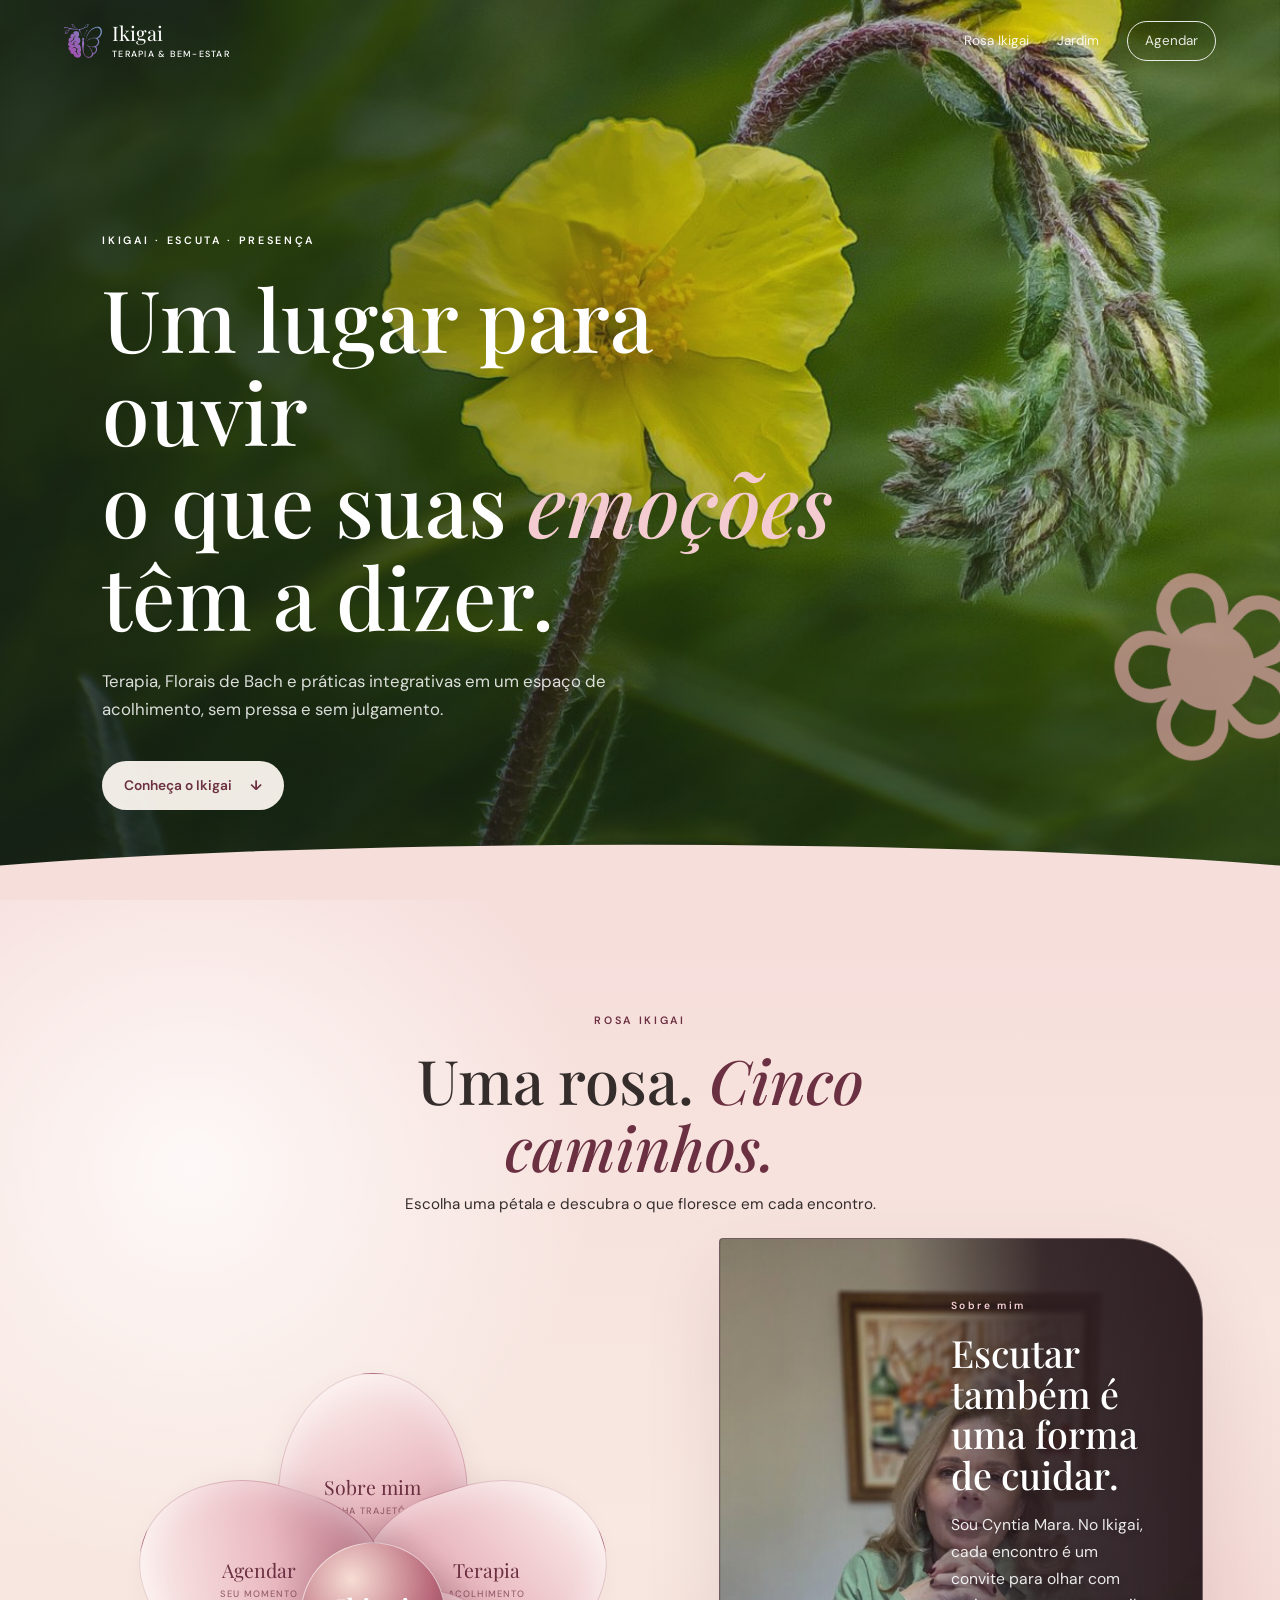
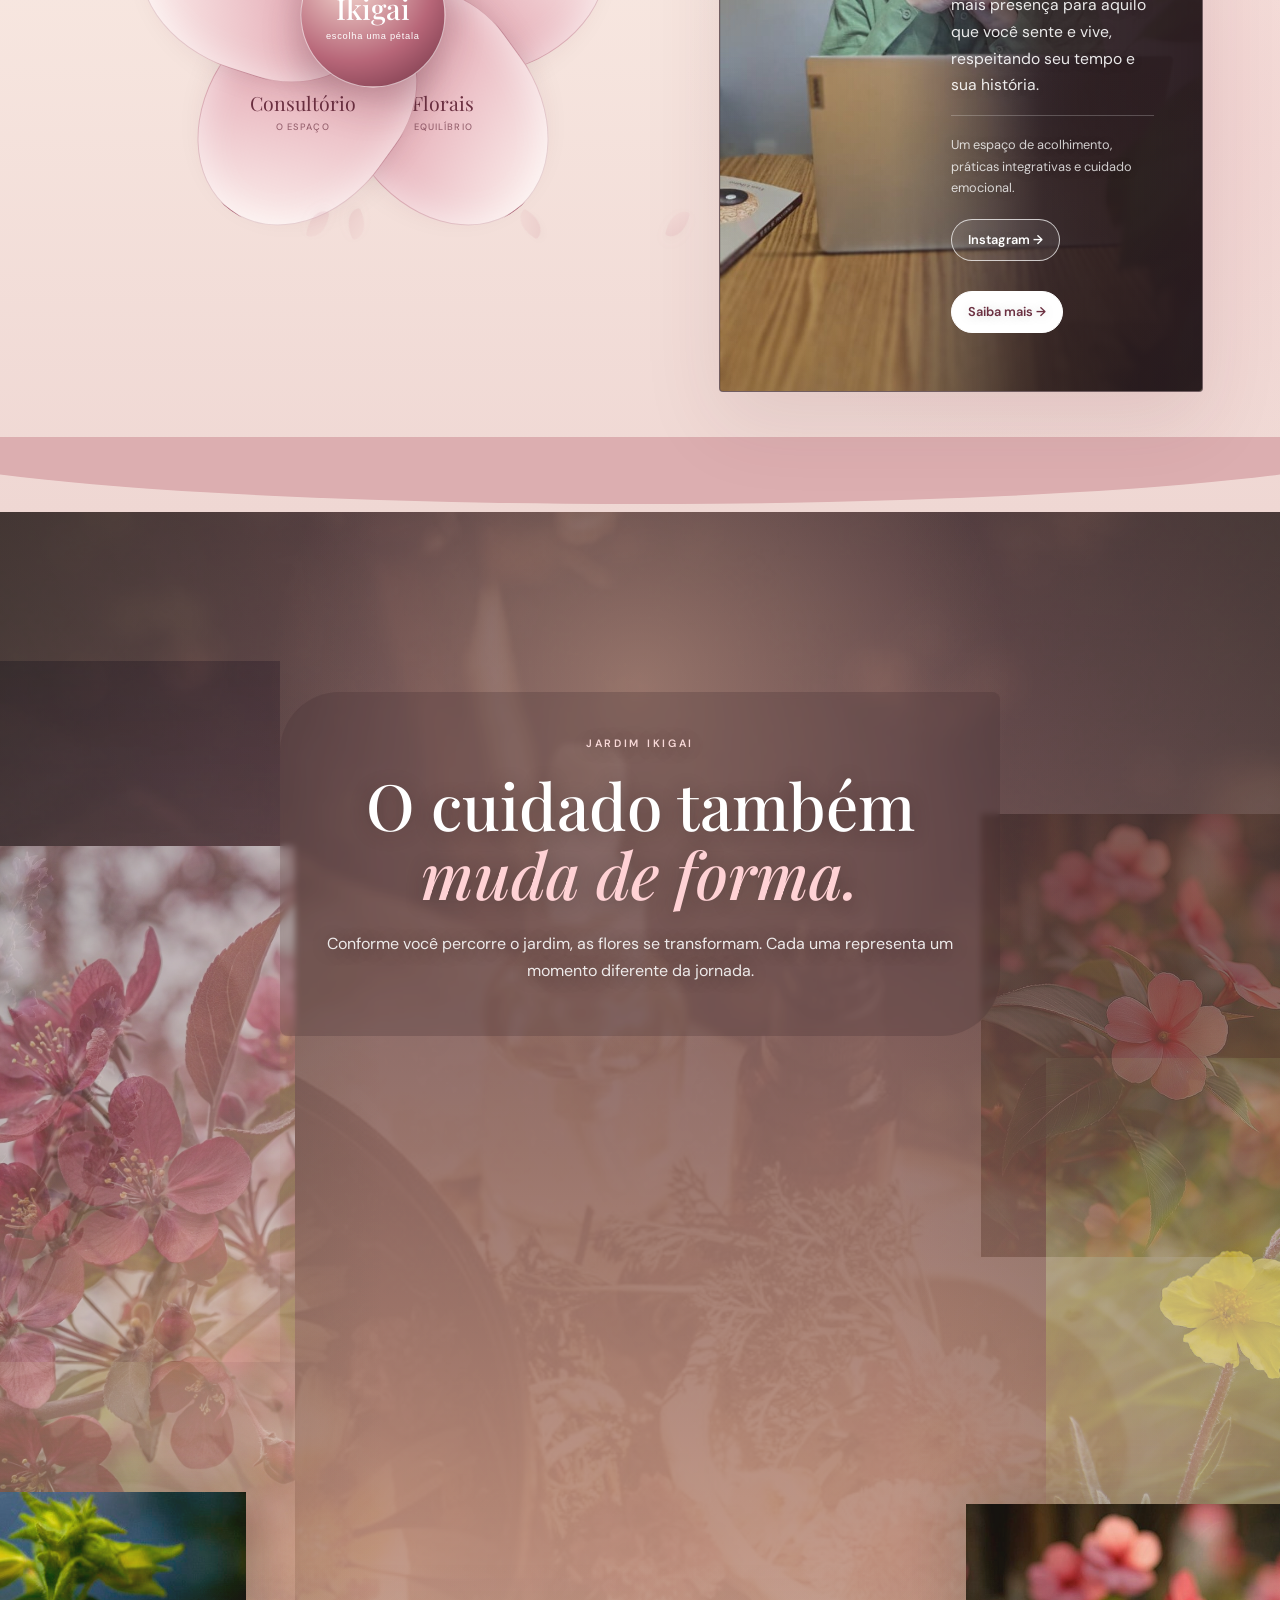
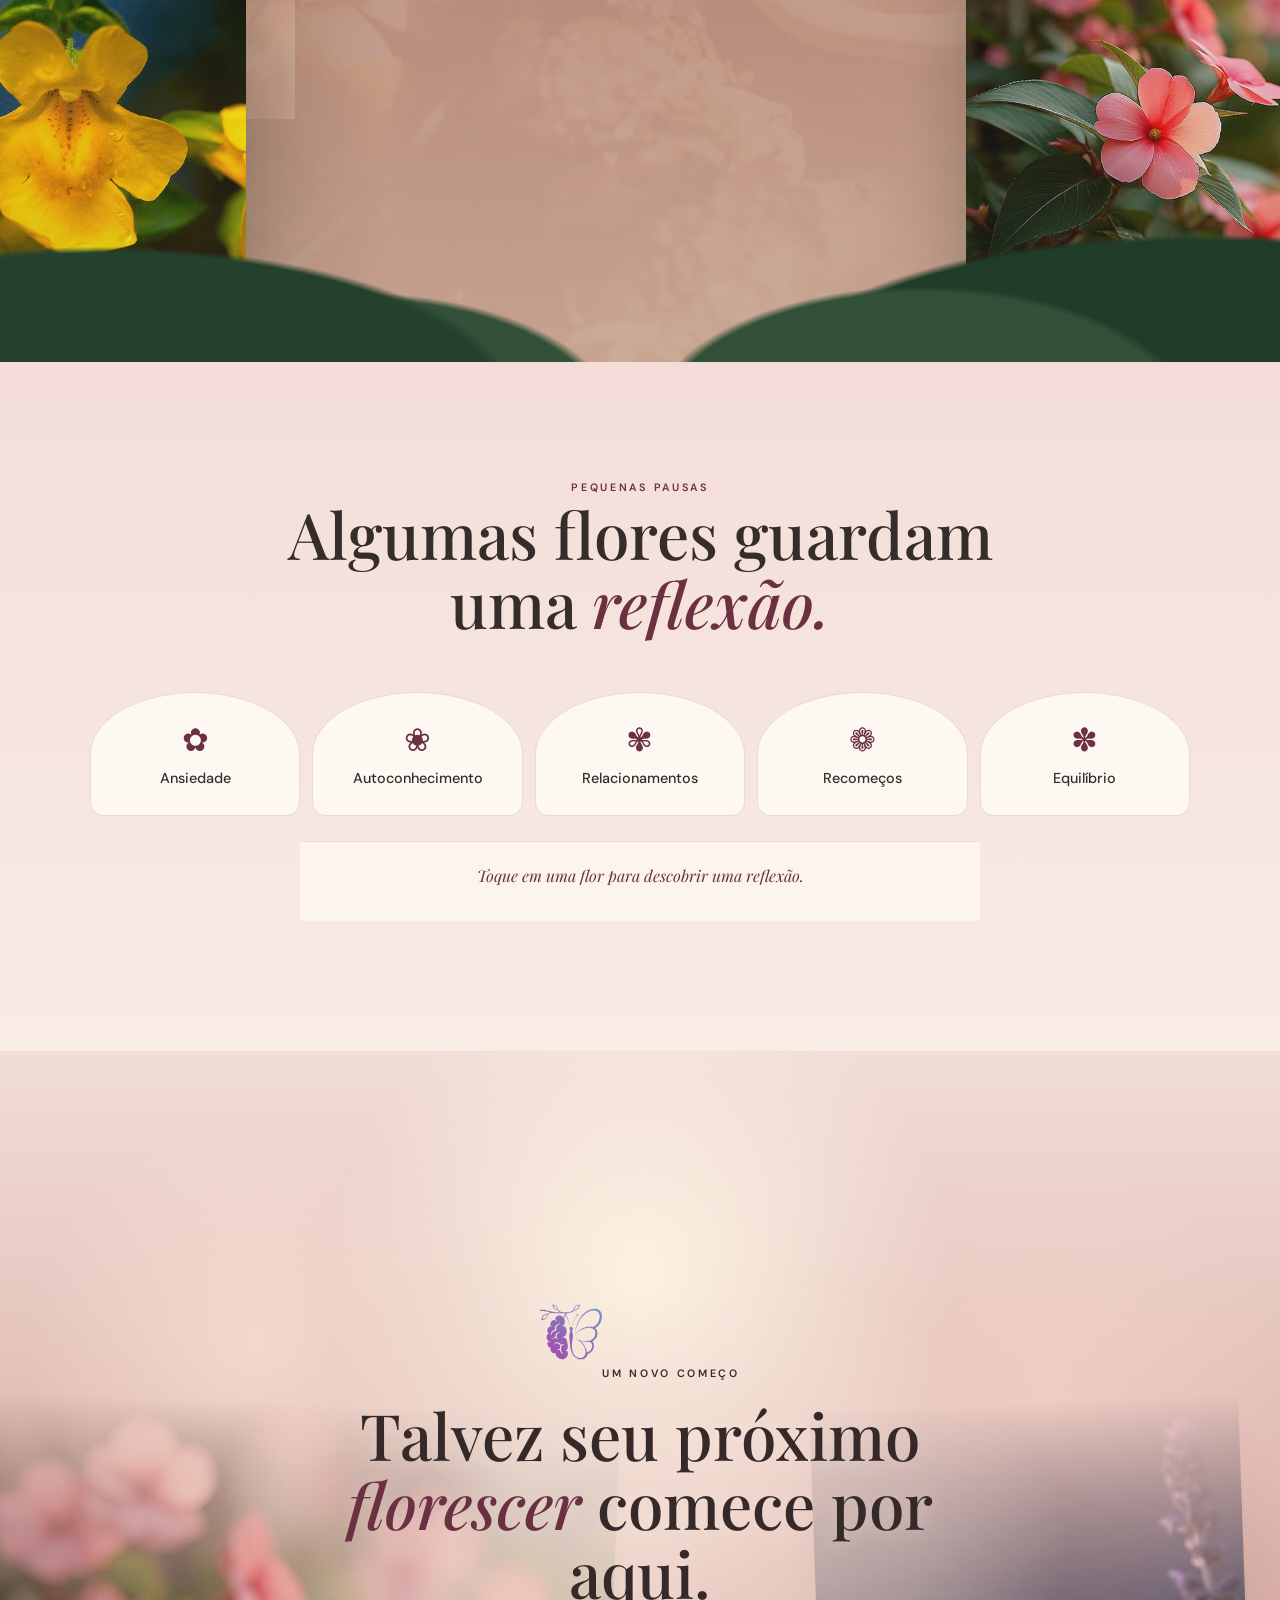
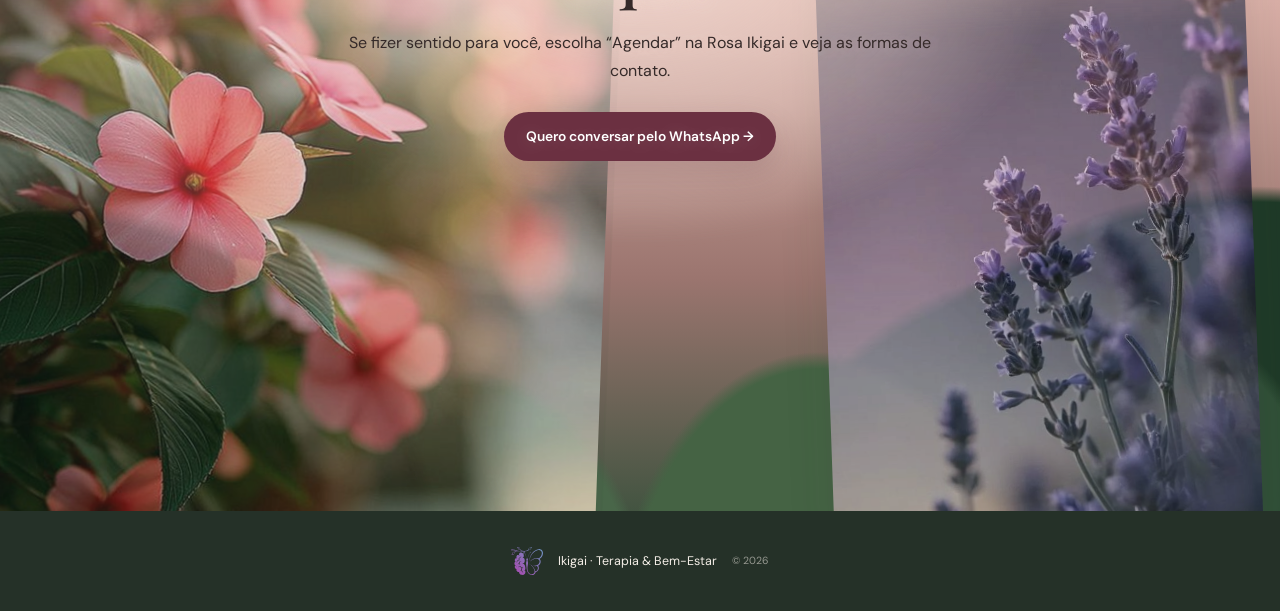
<file: index.html>
<!doctype html><html lang="pt-BR"><head><meta charset="utf-8"><meta name="viewport" content="width=device-width,initial-scale=1,viewport-fit=cover"><meta name="theme-color" content="#442a30"><title>Ikigai — Terapia & Bem-Estar</title><meta name="description" content="Ikigai — um espaço de escuta, cuidado e florescimento com Cyntia Mara."><link rel="icon" href="imgs/logo.svg"><link rel="stylesheet" href="css/main.css"></head><body class="onepage">
<header class="topbar"><a class="brand" href="#inicio"><img src="imgs/logo.svg" alt="Logo Ikigai"><span>Ikigai<small>terapia & bem-estar</small></span></a><button class="menu" aria-label="Abrir menu" aria-expanded="false"><i></i><i></i><i></i></button><nav><a href="#rosa">Rosa Ikigai</a><a href="#jardim">Jardim</a><a class="pill" href="#rosa" data-open="agendar">Agendar</a></nav></header>
<main>
<section class="hero" id="inicio"><video autoplay muted loop playsinline preload="metadata" poster="assets/pinterest/1200x/b8/87/cb/b887cb27ea8bdbec378f90950fde94ef.jpg"><source src="https://cdn.pixabay.com/video/2024/01/31/198696-908378278_large.mp4" type="video/mp4"></video><div class="veil"></div><div class="hero-copy reveal"><span class="kicker">IKIGAI · ESCUTA · PRESENÇA</span><h1>Um lugar para ouvir<br>o que suas <em>emoções</em><br>têm a dizer.</h1><p>Terapia, Florais de Bach e práticas integrativas em um espaço de acolhimento, sem pressa e sem julgamento.</p><a class="cta light" href="#rosa">Conheça o Ikigai <b>↓</b></a></div><div class="hero-branch" aria-hidden="true">❀</div></section>

<section class="rose-section" id="rosa"><div class="petal-rain" id="petalRain" aria-hidden="true"></div><div class="section-intro reveal"><span class="kicker wine">ROSA IKIGAI</span><h2>Uma rosa. <em>Cinco caminhos.</em></h2><p>Escolha uma pétala e descubra o que floresce em cada encontro.</p></div><div class="rose-layout" id="roseLayout"><div class="rose-stage reveal"><div class="rose open" id="rose" style="--turn:0deg"><i class="layer l1"></i><i class="layer l2"></i><i class="layer l3"></i><i class="layer l4"></i><button class="petal a" data-key="sobre"><span>Sobre mim<small>minha trajetória</small></span></button><button class="petal b" data-key="terapia"><span>Terapia<small>acolhimento</small></span></button><button class="petal c" data-key="florais"><span>Florais<small>equilíbrio</small></span></button><button class="petal d" data-key="consultorio"><span>Consultório<small>o espaço</small></span></button><button class="petal e" data-key="agendar"><span>Agendar<small>seu momento</small></span></button><button class="heart" id="roseHeart" aria-expanded="true"><strong>Ikigai</strong><small>escolha uma pétala</small></button></div></div><article class="story-panel reveal" id="rosePanel" aria-live="polite"><div class="panel-photo" id="panelPhoto"></div><div class="panel-copy"><span id="panelKicker">SOBRE MIM</span><h3 id="panelTitle">Escutar também é uma forma de cuidar.</h3><p id="panelText">Sou Cyntia Mara. No Ikigai, cada encontro é um convite para olhar com mais presença para aquilo que você sente e vive, respeitando seu tempo e sua história.</p><div id="panelExtra" class="panel-extra">Um espaço de acolhimento, práticas integrativas e cuidado emocional.</div><div class="panel-actions"><a id="panelLink" class="panel-action" href="#" hidden>Instagram →</a><a id="panelLink2" class="panel-action secondary" href="#" hidden>Saiba mais →</a></div></div></article></div></section>

<section class="garden" id="jardim"><div class="garden-scene scene-a"></div><div class="garden-depth garden-back" aria-hidden="true"></div><div class="garden-depth garden-mid" aria-hidden="true"></div><div class="garden-depth garden-front" aria-hidden="true"></div><div class="garden-copy reveal"><span class="kicker">JARDIM IKIGAI</span><h2>O cuidado também<br><em>muda de forma.</em></h2><p>Conforme você percorre o jardim, as flores se transformam. Cada uma representa um momento diferente da jornada.</p></div><div class="morph-wrap reveal"><div class="morph-flower" id="morphFlower"><span class="mf p-a"></span><span class="mf p-b"></span><span class="mf p-c"></span><span class="mf p-d"></span><span class="mf p-e"></span><i></i></div><div class="morph-label"><small id="morphStep">01 · ROSA</small><strong id="morphTitle">Acolher</strong><p id="morphText">Dar espaço ao que está pedindo para ser ouvido.</p></div></div><div class="flower-field" id="flowerField" aria-hidden="true"></div></section>

<section class="emotion-garden"><div class="emotion-copy reveal"><span class="kicker wine">PEQUENAS PAUSAS</span><h2>Algumas flores guardam<br>uma <em>reflexão.</em></h2></div><div class="emotion-row reveal"><button data-emotion="ansiedade">✿<strong>Ansiedade</strong></button><button data-emotion="autoconhecimento">❀<strong>Autoconhecimento</strong></button><button data-emotion="relacionamentos">✾<strong>Relacionamentos</strong></button><button data-emotion="recomecos">❁<strong>Recomeços</strong></button><button data-emotion="equilibrio">✽<strong>Equilíbrio</strong></button></div><div class="emotion-message" id="emotionMessage">Toque em uma flor para descobrir uma reflexão.</div></section>

<section class="closing" id="final"><div class="final-garden" id="finalGarden" aria-hidden="true"></div><div class="closing-copy reveal"><img src="imgs/logo.svg" alt=""><span class="kicker">UM NOVO COMEÇO</span><h2>Talvez seu próximo<br><em>florescer</em> comece por aqui.</h2><p>Se fizer sentido para você, escolha “Agendar” na Rosa Ikigai e veja as formas de contato.</p><a class="cta dark" href="https://wa.me/5541995794456?text=Ol%C3%A1%21%20Conheci%20o%20Ikigai%20pelo%20site%20e%20gostaria%20de%20conversar%20sobre%20o%20atendimento." target="_blank" rel="noopener">Quero conversar pelo WhatsApp →</a></div></section>
</main><footer><img src="imgs/logo.svg" alt=""><span>Ikigai · Terapia & Bem-Estar</span><small>© 2026</small></footer><script src="js/main.js"></script></body></html>
</file>
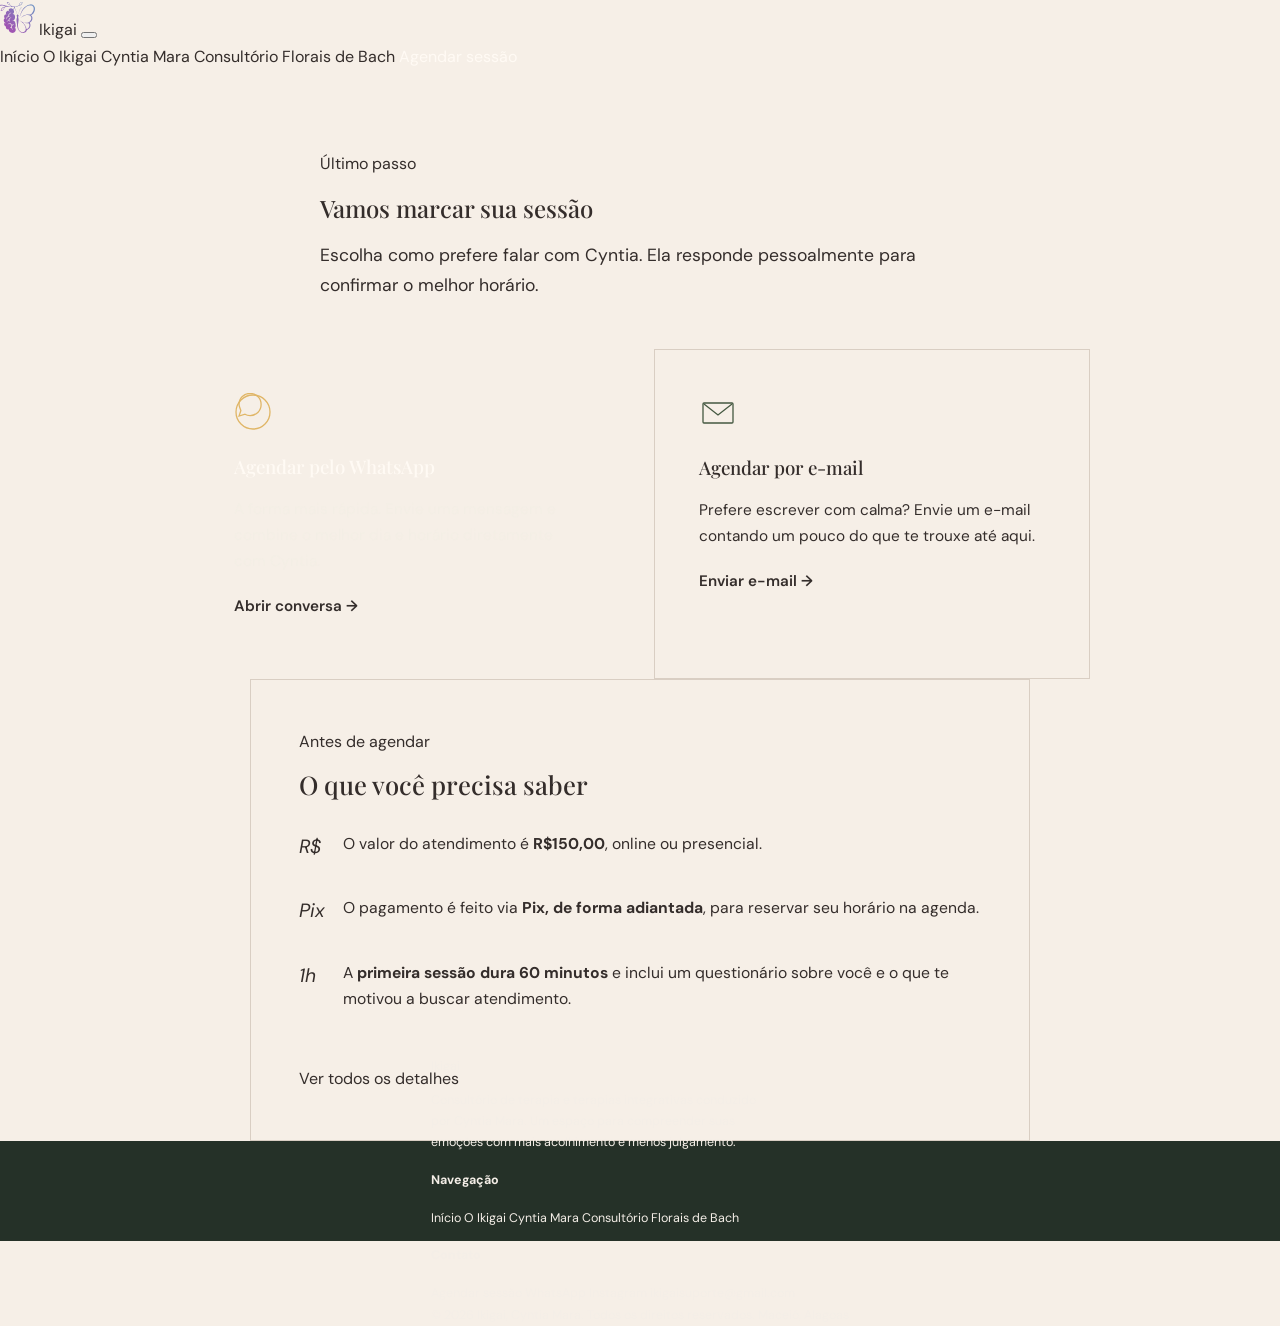
<file: agendar.html>
<!DOCTYPE html>
<html lang="pt-BR">


<head>
<meta charset="UTF-8">
<meta name="viewport" content="width=device-width, initial-scale=1.0">
<title>Agendar Sessão: Ikigai com Cyntia Mara</title>
<meta name="description" content="Agende sua sessão de terapia ou avaliação de Florais de Bach com Cyntia Mara. Atendimento online ou presencial, R$150, pagamento via Pix.">
<meta name="keywords" content="agendar terapia, marcar consulta terapia, agendar sessão online, Cyntia Mara agendamento">
<meta name="robots" content="index, follow">
<link rel="canonical" href="https://ikigaiterapia.com/agendar.html">

<meta property="og:type" content="website">
<meta property="og:title" content="Agendar Sessão: Ikigai">
<meta property="og:description" content="Reserve seu horário com Cyntia Mara. Atendimento online ou presencial.">
<meta property="og:url" content="https://ikigaiterapia.com/agendar.html">
<meta property="og:locale" content="pt_BR">

<link rel="preconnect" href="https://fonts.googleapis.com/">
<link rel="preconnect" href="https://fonts.gstatic.com/" crossorigin>
<link rel="stylesheet" href="css/main.css">
</head>
<body>

<header class="site-header">
  <nav class="nav">
    <a class='logo' href='index.html'>
       <img src="imgs/logo.svg" style="height: 35px; width: 35px;" alt="Símbolo Ikigai">
      Ikigai
    </a>
    <button class="nav-toggle" aria-label="Abrir menu" aria-expanded="false">
      <span></span><span></span><span></span>
    </button>
    <div class="nav-links">
      <a href='index.html'>Início</a>
      <a href='ikigai.html'>O Ikigai</a>
      <a href='cyntia-mara.html'>Cyntia Mara</a>
      <a href='consultorio.html'>Consultório</a>
      <a href='florais-de-bach.html'>Florais de Bach</a>
      <a class='nav-cta active' href='agendar.html' style='color:var(--paper) !important;'>Agendar sessão</a>
    </div>
  </nav>
</header>

<main>

  <section style="padding-top:80px; padding-bottom:30px;">
    <div class="wrap reveal text-center" style="max-width:640px; margin-left:auto; margin-right:auto;">
      <p class="eyebrow">Último passo</p>
      <h1 style="margin-top:18px;">Vamos marcar sua sessão</h1>
      <p style="font-size:1.1rem; margin-top:20px;">Escolha como prefere falar com Cyntia. Ela responde pessoalmente para confirmar o melhor horário.</p>
    </div>
  </section>

  <!-- OPÇÕES DE AGENDAMENTO -->
  <section class="section-tight">
    <div class="wrap reveal" style="display:grid; grid-template-columns:1fr 1fr; gap:28px; max-width:900px; margin:0 auto;">

      <a href="https://wa.me/5541996222507?text=Ol%C3%A1%2C%20Cyntia%21%20Gostaria%20de%20agendar%20uma%20sess%C3%A3o." target="_blank" rel="noopener" style="background:var(--moss-deep); padding:44px; display:block; transition:background 0.2s ease;" onmouseover="this.style.background='#3a4d38'" onmouseout="this.style.background='var(--moss-deep)'">
        <div style="width:44px; height:44px;" aria-hidden="true">
          <svg viewBox="0 0 38 38" width="38" height="38"><circle cx="19" cy="19" r="17" fill="none" stroke="#e0b667" stroke-width="1.3"/><path d="M12 19c0-7 5.5-12 12-12s12 5 12 12-5.5 12-12 12c-2 0-4-.5-5.5-1.4l-6.5 2 2-6C12.6 22 12 20.5 12 19Z" fill="none" stroke="#e0b667" stroke-width="1.4" transform="translate(-6,-6) scale(0.92)"/></svg>
        </div>
        <h3 style="color:var(--paper); margin-top:20px;">Agendar pelo WhatsApp</h3>
        <p style="color:rgba(243,239,228,0.72); margin-top:10px; font-size:0.96rem;">A forma mais rápida. Envie uma mensagem e combine o melhor dia e horário diretamente com Cyntia.</p>
        <p style="color:var(--amber-soft); margin-top:20px; font-weight:600; font-size:0.95rem;">Abrir conversa →</p>
      </a>

      <a href="mailto:ikigaisuporte@gmail.com?subject=Agendamento%20de%20sess%C3%A3o&body=Ol%C3%A1%2C%20Cyntia%21%20Gostaria%20de%20agendar%20uma%20sess%C3%A3o." style="background:var(--paper-deep); padding:44px; display:block; border:1px solid var(--line); transition:background 0.2s ease;" onmouseover="this.style.background='#e0d9c4'" onmouseout="this.style.background='var(--paper-deep)'">
        <div style="width:44px; height:44px;" aria-hidden="true">
          <svg viewBox="0 0 38 38" width="38" height="38"><rect x="4" y="9" width="30" height="20" rx="1" fill="none" stroke="#445841" stroke-width="1.3"/><path d="M5 10l14 11 14-11" fill="none" stroke="#445841" stroke-width="1.3"/></svg>
        </div>
        <h3 style="margin-top:20px;">Agendar por e-mail</h3>
        <p style="margin-top:10px; font-size:0.96rem;">Prefere escrever com calma? Envie um e-mail contando um pouco do que te trouxe até aqui.</p>
        <p style="color:var(--moss); margin-top:20px; font-weight:600; font-size:0.95rem;">Enviar e-mail →</p>
      </a>

    </div>
  </section>

  <!-- RESUMO / LEMBRETE -->
  <section>
    <div class="wrap" style="max-width:780px; margin:0 auto;">
      <div class="reveal" style="border:1px solid var(--line); padding:48px;">
        <p class="eyebrow">Antes de agendar</p>
        <h2 style="margin-top:12px; font-size:1.6rem;">O que você precisa saber</h2>

        <div style="margin-top:32px; display:flex; flex-direction:column; gap:22px;">
          <div style="display:flex; gap:18px; align-items:flex-start;">
            <span style="font-family:var(--serif); font-style:italic; color:var(--amber); font-size:1.2rem; min-width:26px;">R$</span>
            <p style="font-size:0.98rem;">O valor do atendimento é <strong>R$150,00</strong>, online ou presencial.</p>
          </div>
          <div style="display:flex; gap:18px; align-items:flex-start;">
            <span style="font-family:var(--serif); font-style:italic; color:var(--amber); font-size:1.2rem; min-width:26px;">Pix</span>
            <p style="font-size:0.98rem;">O pagamento é feito via <strong>Pix, de forma adiantada</strong>, para reservar seu horário na agenda.</p>
          </div>
          <div style="display:flex; gap:18px; align-items:flex-start;">
            <span style="font-family:var(--serif); font-style:italic; color:var(--amber); font-size:1.2rem; min-width:26px;">1h</span>
            <p style="font-size:0.98rem;">A <strong>primeira sessão dura 60 minutos</strong> e inclui um questionário sobre você e o que te motivou a buscar atendimento.</p>
          </div>
        </div>

        <div style="margin-top:36px; display:flex; gap:16px; flex-wrap:wrap;">
          <a class='btn btn-outline' href='consultorio.html'>Ver todos os detalhes</a>
        </div>
      </div>
    </div>
  </section>

</main>

<footer class="site-footer">
  <div class="wrap">
    <div class="footer-grid">
      <div>
        <p class="footer-brand">Ikigai</p>
        <p style="max-width:340px;">Consultório de terapia e terapias integrativas conduzido por Cyntia Mara. Um espaço para compreender suas emoções com mais acolhimento e menos julgamento.</p>
      </div>
      <div class="footer-col">
        <h4>Navegação</h4>
        <a href='index.html'>Início</a>
        <a href='ikigai.html'>O Ikigai</a>
        <a href='cyntia-mara.html'>Cyntia Mara</a>
        <a href='consultorio.html'>Consultório</a>
        <a href='florais-de-bach.html'>Florais de Bach</a>
      </div>
      <div class="footer-col">
        <h4>Contato</h4>
        <a href='agendar.html'>Agendar sessão</a>
        <a href="https://wa.me/5541996222507" target="_blank" rel="noopener">WhatsApp</a>
        <a href="https://www.instagram.com/consultorioikigai/" target="_blank" rel="noopener">Instagram</a>
        <a href="mailto:ikigaisuporte@gmail.com">ikigaisuporte@gmail.com</a>
      </div>
    </div>
    <div class="footer-bottom">
      <span>© 2026 Ikigai, Cyntia Mara. Todos os direitos reservados.</span>
      <span>Maceió, Alagoas</span>
    </div>
  </div>
</footer>

<script src="js/main.js"></script>
</body>

</html>
</file>
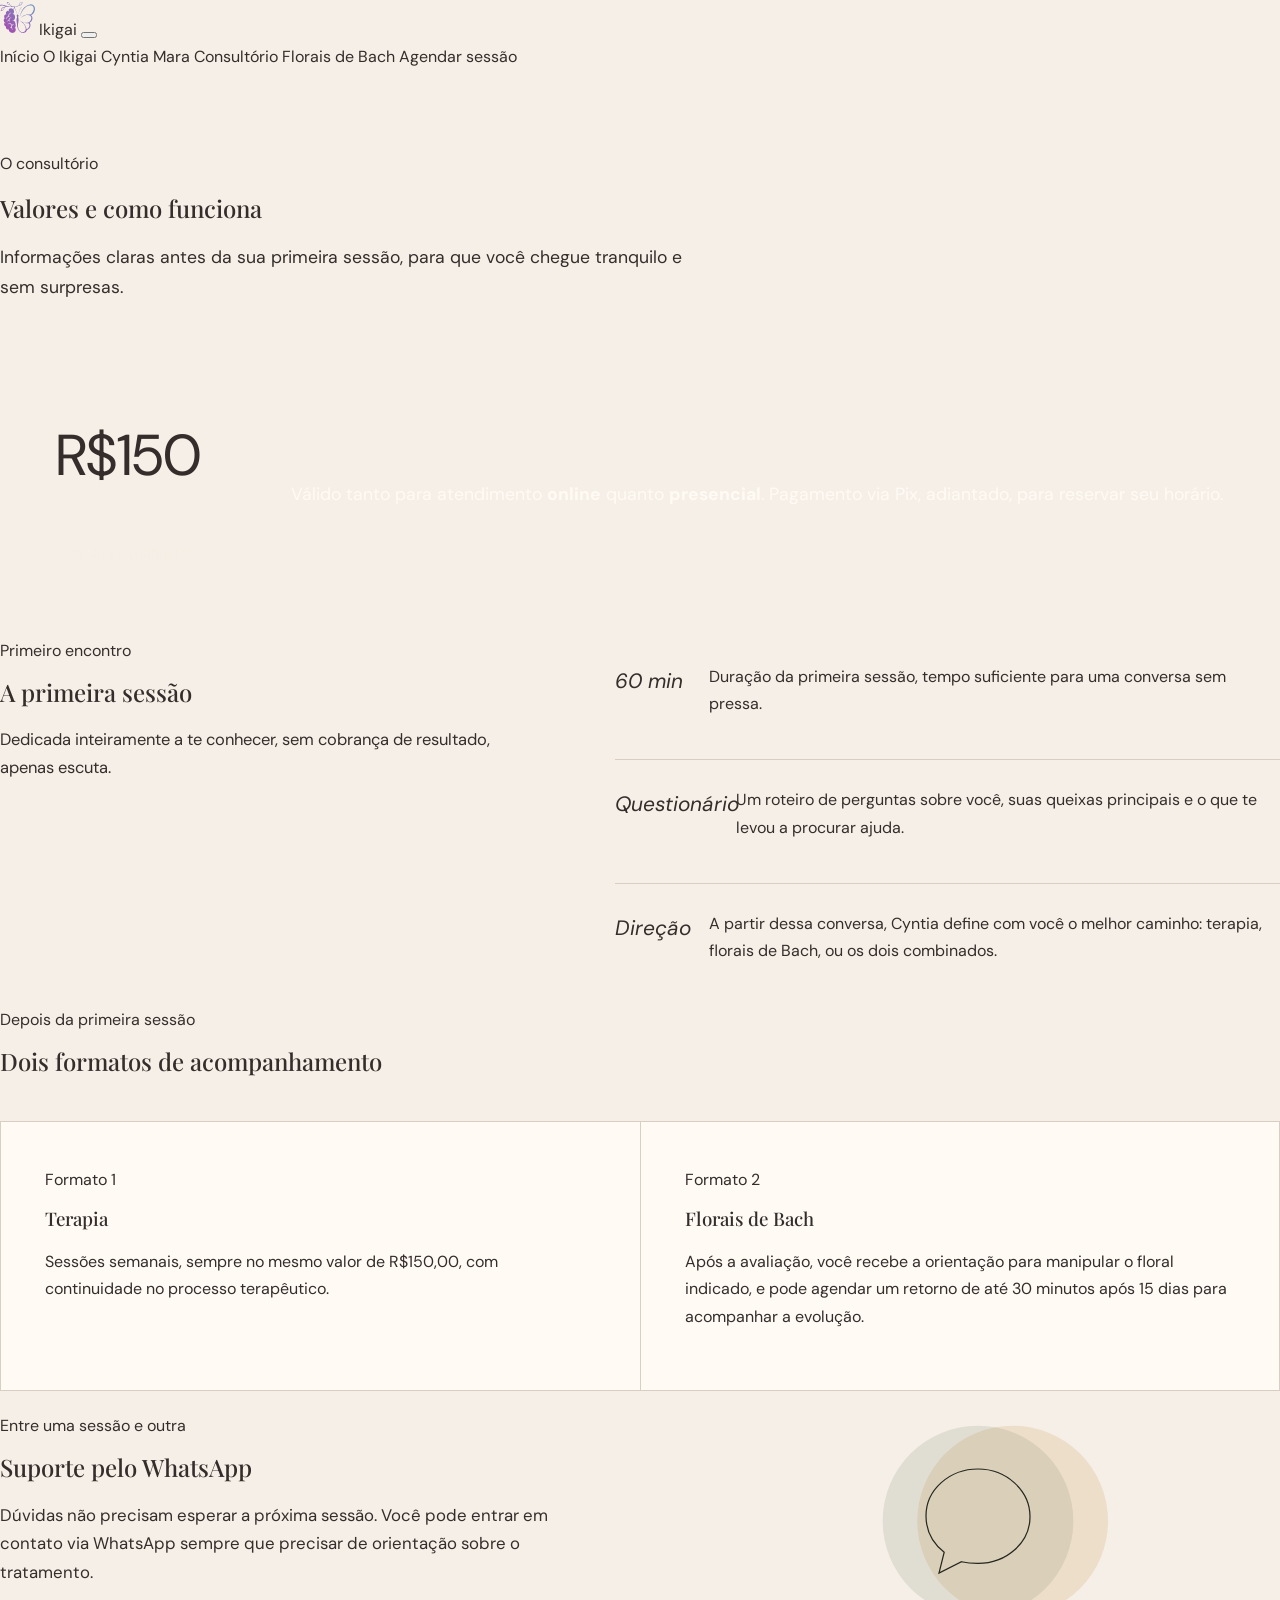
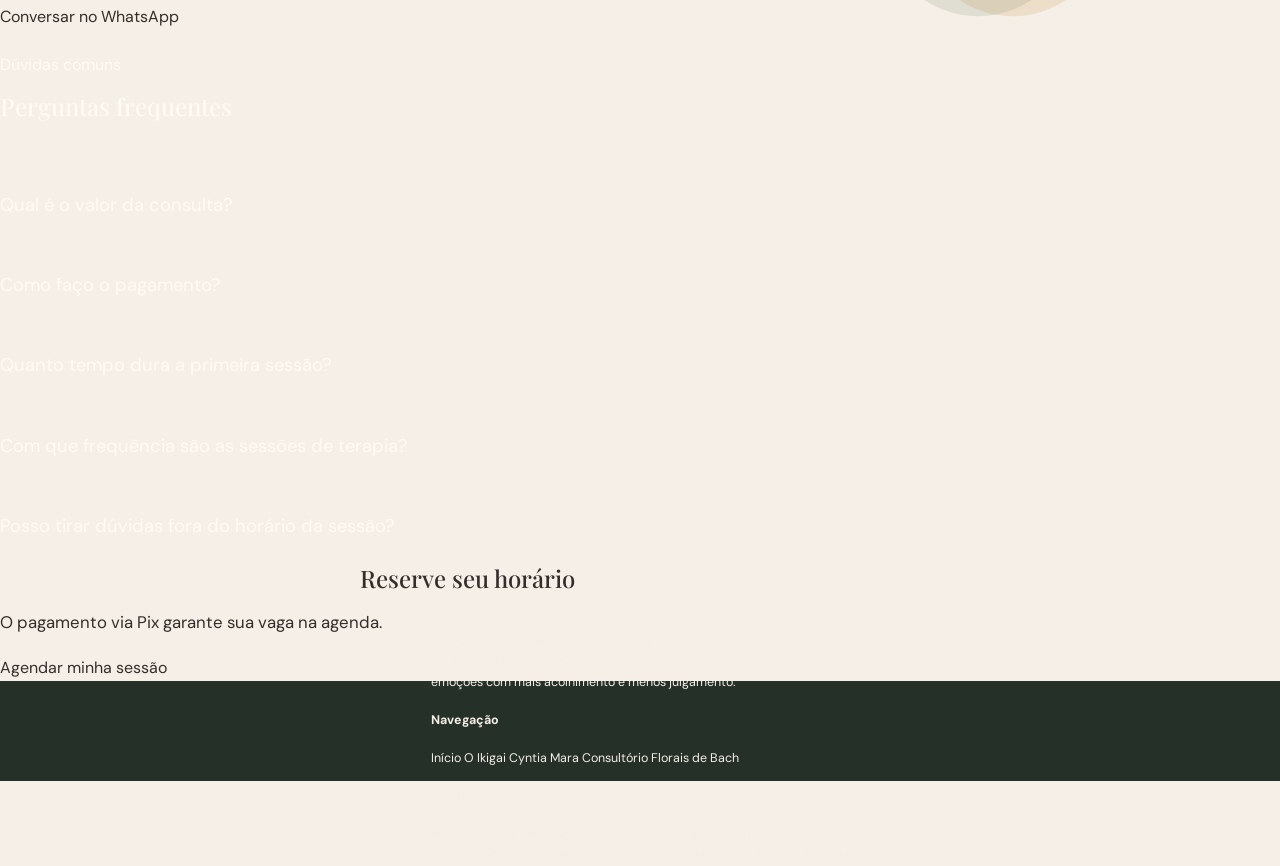
<file: consultorio.html>
<!DOCTYPE html>
<html lang="pt-BR">


<head>
<meta charset="UTF-8">
<meta name="viewport" content="width=device-width, initial-scale=1.0">
<title>Consultório: Valores e Como Funciona | Ikigai</title>
<meta name="description" content="Valor dos atendimentos, formas de pagamento e como funciona a primeira sessão no consultório Ikigai com Cyntia Mara. Atendimento online ou presencial, R$150.">
<meta name="keywords" content="valor consulta terapia, quanto custa terapia, primeira sessão terapia, consultório terapia Maceió, atendimento online terapia">
<meta name="robots" content="index, follow">
<link rel="canonical" href="https://ikigaiterapia.com/consultorio.html">

<meta property="og:type" content="website">
<meta property="og:title" content="Consultório Ikigai: Valores e Como Funciona">
<meta property="og:description" content="Atendimentos de R$150, online ou presencial. Veja como funciona a primeira sessão e o acompanhamento no consultório Ikigai.">
<meta property="og:url" content="https://ikigaiterapia.com/consultorio.html">
<meta property="og:locale" content="pt_BR">

<link rel="preconnect" href="https://fonts.googleapis.com/">
<link rel="preconnect" href="https://fonts.gstatic.com/" crossorigin>
<link rel="stylesheet" href="css/main.css">

<script type="application/ld+json">
{
  "@context": "https://schema.org",
  "@type": "FAQPage",
  "mainEntity": [
    {
      "@type": "Question",
      "name": "Quanto custa uma sessão no consultório Ikigai?",
      "acceptedAnswer": {"@type": "Answer", "text": "O valor dos atendimentos é R$150,00, tanto online quanto presencial."}
    },
    {
      "@type": "Question",
      "name": "Como funciona o pagamento?",
      "acceptedAnswer": {"@type": "Answer", "text": "O pagamento é feito via Pix, de forma adiantada, para reservar o horário do atendimento."}
    },
    {
      "@type": "Question",
      "name": "Quanto tempo dura a primeira sessão?",
      "acceptedAnswer": {"@type": "Answer", "text": "A primeira sessão tem duração de 60 minutos e inclui um questionário sobre o cliente, suas principais queixas e o motivo que o levou a procurar o profissional."}
    },
    {
      "@type": "Question",
      "name": "Com que frequência acontecem as sessões de terapia?",
      "acceptedAnswer": {"@type": "Answer", "text": "Quando o atendimento é com a psicoterapeuta, as sessões acontecem uma vez por semana, no valor de R$150,00."}
    }
  ]
}
</script>
</head>
<body>

<header class="site-header">
  <nav class="nav">
    <a class='logo' href='index.html'>
     <img src="imgs/logo.svg" style="height: 35px; width: 35px;" alt="Símbolo Ikigai">
      Ikigai
    </a>
    <button class="nav-toggle" aria-label="Abrir menu" aria-expanded="false">
      <span></span><span></span><span></span>
    </button>
    <div class="nav-links">
      <a href='index.html'>Início</a>
      <a href='ikigai.html'>O Ikigai</a>
      <a href='cyntia-mara.html'>Cyntia Mara</a>
      <a class='active' href='consultorio.html'>Consultório</a>
      <a href='florais-de-bach.html'>Florais de Bach</a>
      <a class='nav-cta' href='agendar.html'>Agendar sessão</a>
    </div>
  </nav>
</header>

<main>

  <section style="padding-top:80px; padding-bottom:50px;">
    <div class="wrap reveal" style="max-width:700px;">
      <p class="eyebrow">O consultório</p>
      <h1 style="margin-top:18px;">Valores e como funciona</h1>
      <p style="font-size:1.1rem; margin-top:22px;">Informações claras antes da sua primeira sessão, para que você chegue tranquilo e sem surpresas.</p>
    </div>
  </section>

  <!-- VALOR EM DESTAQUE -->
  <section class="section-tight">
    <div class="wrap reveal">
      <div style="background:var(--moss-deep); padding:56px; display:grid; grid-template-columns:auto 1fr; gap:44px; align-items:center;">
        <div>
          <p style="font-family:var(--serif); font-size:3.6rem; color:var(--amber-soft); line-height:1;">R$150</p>
          <p style="color:rgba(243,239,228,0.7); margin-top:8px; font-size:0.9rem; letter-spacing:0.04em;">POR ATENDIMENTO</p>
        </div>
        <div style="border-left:1px solid rgba(243,239,228,0.2); padding-left:44px;">
          <p style="color:var(--paper); font-size:1.1rem;">Válido tanto para atendimento <strong>online</strong> quanto <strong>presencial</strong>. Pagamento via Pix, adiantado, para reservar seu horário.</p>
        </div>
      </div>
    </div>
  </section>

  <!-- PRIMEIRA SESSÃO -->
  <section>
    <div class="wrap" style="display:grid; grid-template-columns:0.9fr 1.1fr; gap:70px; align-items:flex-start;">
      <div class="reveal">
        <p class="eyebrow">Primeiro encontro</p>
        <h2 style="margin-top:14px;">A primeira sessão</h2>
        <p style="margin-top:16px; font-size:1.03rem;">Dedicada inteiramente a te conhecer, sem cobrança de resultado, apenas escuta.</p>
      </div>
      <div class="reveal" style="display:flex; flex-direction:column; gap:0;">
        <div style="display:flex; gap:24px; padding:26px 0; border-bottom:1px solid var(--line);">
          <p style="font-family:var(--serif); font-style:italic; color:var(--amber); font-size:1.3rem; min-width:70px;">60 min</p>
          <p style="font-size:1rem;">Duração da primeira sessão, tempo suficiente para uma conversa sem pressa.</p>
        </div>
        <div style="display:flex; gap:24px; padding:26px 0; border-bottom:1px solid var(--line);">
          <p style="font-family:var(--serif); font-style:italic; color:var(--amber); font-size:1.3rem; min-width:70px;">Questionário</p>
          <p style="font-size:1rem;">Um roteiro de perguntas sobre você, suas queixas principais e o que te levou a procurar ajuda.</p>
        </div>
        <div style="display:flex; gap:24px; padding:26px 0;">
          <p style="font-family:var(--serif); font-style:italic; color:var(--amber); font-size:1.3rem; min-width:70px;">Direção</p>
          <p style="font-size:1rem;">A partir dessa conversa, Cyntia define com você o melhor caminho: terapia, florais de Bach, ou os dois combinados.</p>
        </div>
      </div>
    </div>
  </section>

  <!-- DOIS CAMINHOS -->
  <section style="background:var(--paper-deep);">
    <div class="wrap">
      <div class="reveal" style="max-width:600px;">
        <p class="eyebrow">Depois da primeira sessão</p>
        <h2 style="margin-top:14px;">Dois formatos de acompanhamento</h2>
      </div>

      <div class="reveal" style="display:grid; grid-template-columns:1fr 1fr; gap:1px; background:var(--line); border:1px solid var(--line); margin-top:46px;">
        <div style="background:var(--paper); padding:44px;">
          <p class="eyebrow" style="color:var(--moss);">Formato 1</p>
          <h3 style="margin-top:12px;">Terapia</h3>
          <p style="margin-top:14px; font-size:1rem;">Sessões semanais, sempre no mesmo valor de R$150,00, com continuidade no processo terapêutico.</p>
        </div>
        <div style="background:var(--paper); padding:44px;">
          <p class="eyebrow" style="color:var(--amber);">Formato 2</p>
          <h3 style="margin-top:12px;">Florais de Bach</h3>
          <p style="margin-top:14px; font-size:1rem;">Após a avaliação, você recebe a orientação para manipular o floral indicado, e pode agendar um retorno de até 30 minutos após 15 dias para acompanhar a evolução.</p>
        </div>
      </div>
    </div>
  </section>

  <!-- SUPORTE ENTRE SESSÕES -->
  <section>
    <div class="wrap" style="display:grid; grid-template-columns:1fr 1fr; gap:70px; align-items:center;">
      <div class="reveal">
        <p class="eyebrow">Entre uma sessão e outra</p>
        <h2 style="margin-top:14px;">Suporte pelo WhatsApp</h2>
        <p style="margin-top:16px; font-size:1.05rem;">Dúvidas não precisam esperar a próxima sessão. Você pode entrar em contato via WhatsApp sempre que precisar de orientação sobre o tratamento.</p>
        <a href="https://wa.me/5541996222507" target="_blank" rel="noopener" class="btn btn-outline mt-24">Conversar no WhatsApp</a>
      </div>
      <div class="reveal" aria-hidden="true" style="display:flex; justify-content:center;">
        <svg viewBox="0 0 300 300" width="100%" style="max-width:260px;">
          <circle cx="150" cy="150" r="110" fill="#445841" opacity="0.12"/>
          <circle cx="190" cy="150" r="110" fill="#b9862f" opacity="0.16"/>
          <path d="M150 90c-33 0-60 24-60 54 0 17 8 32 21 42l-6 24 26-13c6 1.5 12 2 19 2 33 0 60-24 60-54s-27-55-60-55Z" fill="none" stroke="#24261f" stroke-width="1.4"/>
        </svg>
      </div>
    </div>
  </section>

  <!-- PERGUNTAS FREQUENTES -->
  <section style="background:var(--moss-deep); color:var(--paper);">
    <div class="wrap">
      <div class="reveal" style="max-width:600px;">
        <p class="eyebrow" style="color:var(--amber-soft);">Dúvidas comuns</p>
        <h2 style="margin-top:14px; color:var(--paper);">Perguntas frequentes</h2>
      </div>

      <div class="reveal" style="margin-top:46px; display:flex; flex-direction:column;">
        <details style="padding:24px 0; border-bottom:1px solid rgba(243,239,228,0.18);">
          <summary style="cursor:pointer; font-family:var(--serif); font-size:1.15rem; color:var(--paper); list-style:none;">Qual é o valor da consulta?</summary>
          <p style="margin-top:12px; color:rgba(243,239,228,0.75);">R$150,00 por atendimento, online ou presencial.</p>
        </details>
        <details style="padding:24px 0; border-bottom:1px solid rgba(243,239,228,0.18);">
          <summary style="cursor:pointer; font-family:var(--serif); font-size:1.15rem; color:var(--paper); list-style:none;">Como faço o pagamento?</summary>
          <p style="margin-top:12px; color:rgba(243,239,228,0.75);">Via Pix, de forma adiantada, para garantir a reserva do seu horário.</p>
        </details>
        <details style="padding:24px 0; border-bottom:1px solid rgba(243,239,228,0.18);">
          <summary style="cursor:pointer; font-family:var(--serif); font-size:1.15rem; color:var(--paper); list-style:none;">Quanto tempo dura a primeira sessão?</summary>
          <p style="margin-top:12px; color:rgba(243,239,228,0.75);">60 minutos, dedicados a um questionário sobre você e o motivo que te trouxe até aqui.</p>
        </details>
        <details style="padding:24px 0; border-bottom:1px solid rgba(243,239,228,0.18);">
          <summary style="cursor:pointer; font-family:var(--serif); font-size:1.15rem; color:var(--paper); list-style:none;">Com que frequência são as sessões de terapia?</summary>
          <p style="margin-top:12px; color:rgba(243,239,228,0.75);">Uma vez por semana, sempre no mesmo valor.</p>
        </details>
        <details style="padding:24px 0;">
          <summary style="cursor:pointer; font-family:var(--serif); font-size:1.15rem; color:var(--paper); list-style:none;">Posso tirar dúvidas fora do horário da sessão?</summary>
          <p style="margin-top:12px; color:rgba(243,239,228,0.75);">Sim, pelo WhatsApp, sempre que precisar.</p>
        </details>
      </div>
    </div>
  </section>

  <!-- CTA -->
  <section class="text-center">
    <div class="wrap reveal">
      <h2 style="max-width:560px; margin:0 auto;">Reserve seu horário</h2>
      <p style="margin-top:16px; font-size:1.05rem;">O pagamento via Pix garante sua vaga na agenda.</p>
      <a class='btn btn-primary mt-24' href='agendar.html'>Agendar minha sessão</a>
    </div>
  </section>

</main>

<footer class="site-footer">
  <div class="wrap">
    <div class="footer-grid">
      <div>
        <p class="footer-brand">Ikigai</p>
        <p style="max-width:340px;">Consultório de terapia e terapias integrativas conduzido por Cyntia Mara. Um espaço para compreender suas emoções com mais acolhimento e menos julgamento.</p>
      </div>
      <div class="footer-col">
        <h4>Navegação</h4>
        <a href='index.html'>Início</a>
        <a href='ikigai.html'>O Ikigai</a>
        <a href='cyntia-mara.html'>Cyntia Mara</a>
        <a href='consultorio.html'>Consultório</a>
        <a href='florais-de-bach.html'>Florais de Bach</a>
      </div>
      <div class="footer-col">
        <h4>Contato</h4>
        <a href='agendar.html'>Agendar sessão</a>
        <a href="https://wa.me/5541996222507" target="_blank" rel="noopener">WhatsApp</a>
        <a href="https://www.instagram.com/consultorioikigai/" target="_blank" rel="noopener">Instagram</a>
        <a href="mailto:ikigaisuporte@gmail.com">ikigaisuporte@gmail.com</a>
      </div>
    </div>
    <div class="footer-bottom">
      <span>© 2026 Ikigai, Cyntia Mara. Todos os direitos reservados.</span>
      <span>Maceió, Alagoas</span>
    </div>
  </div>
</footer>

<script src="js/main.js"></script>
</body>

</html>
</file>
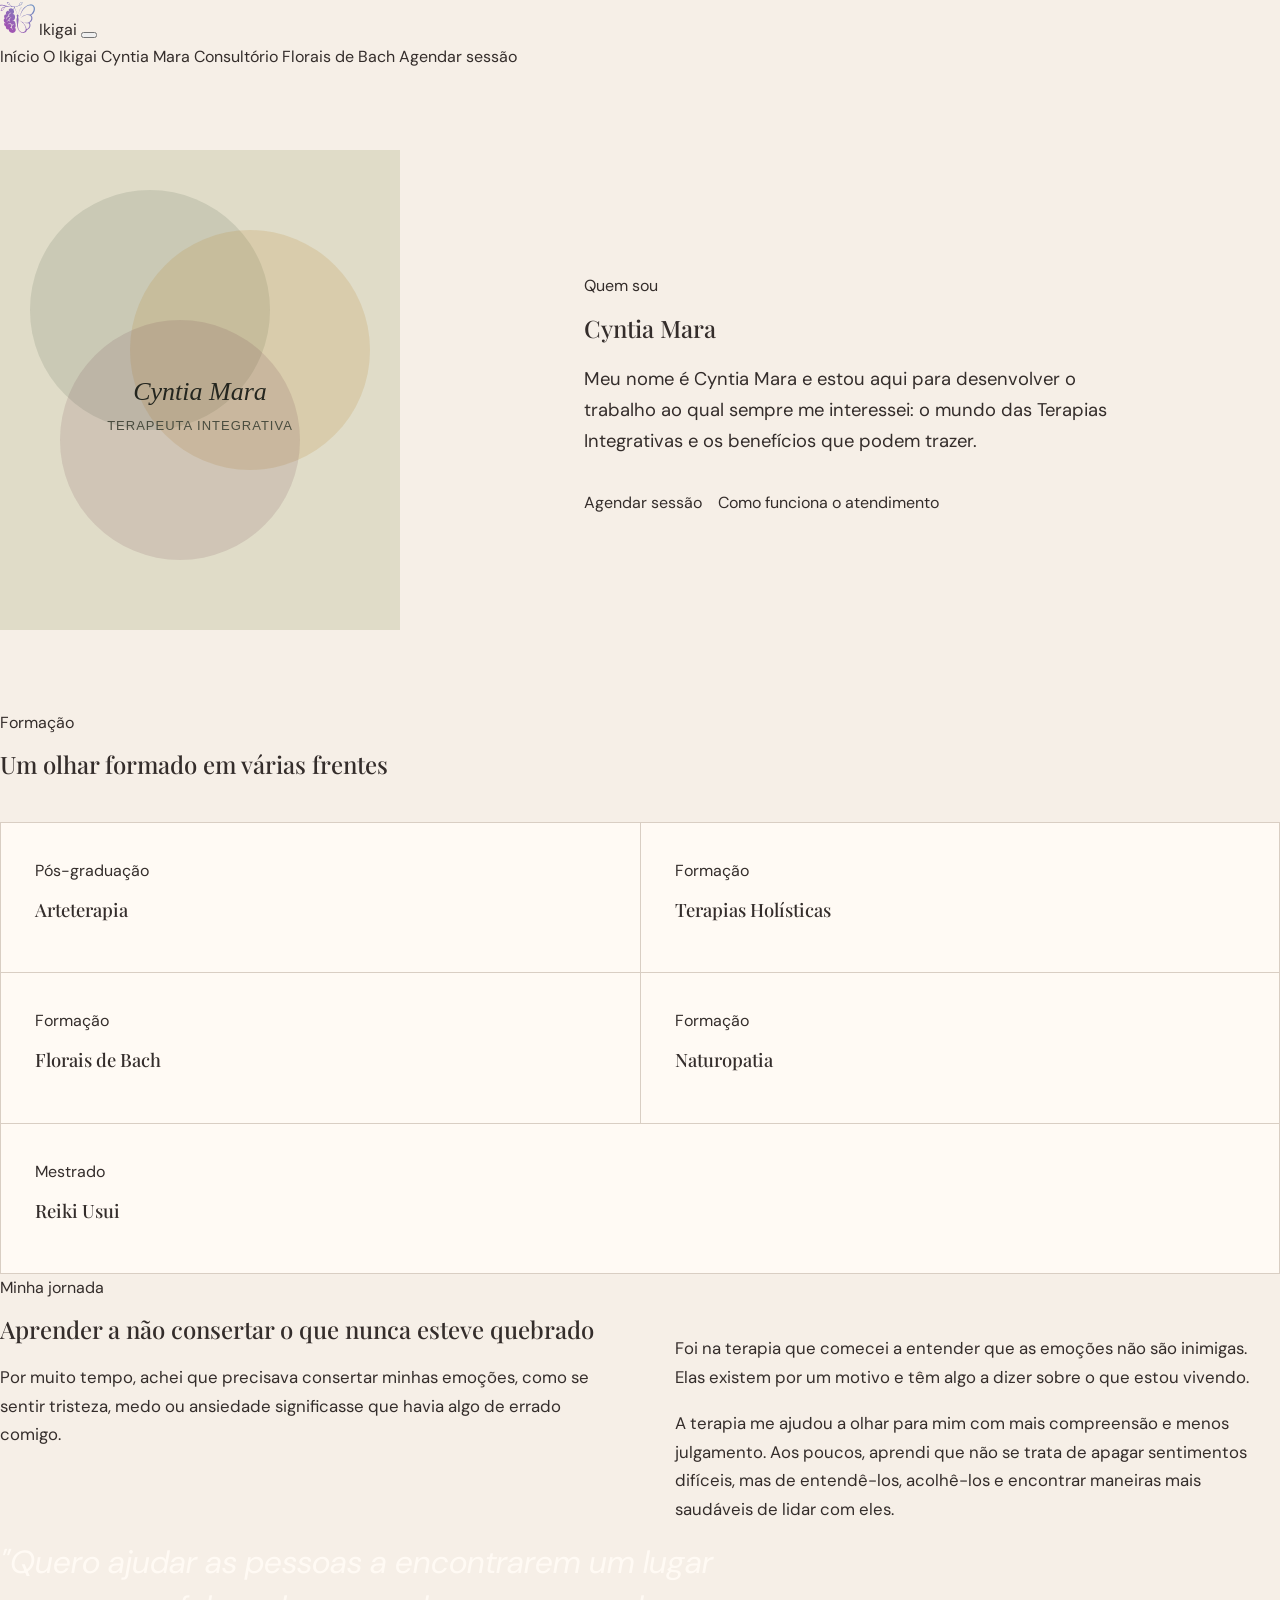
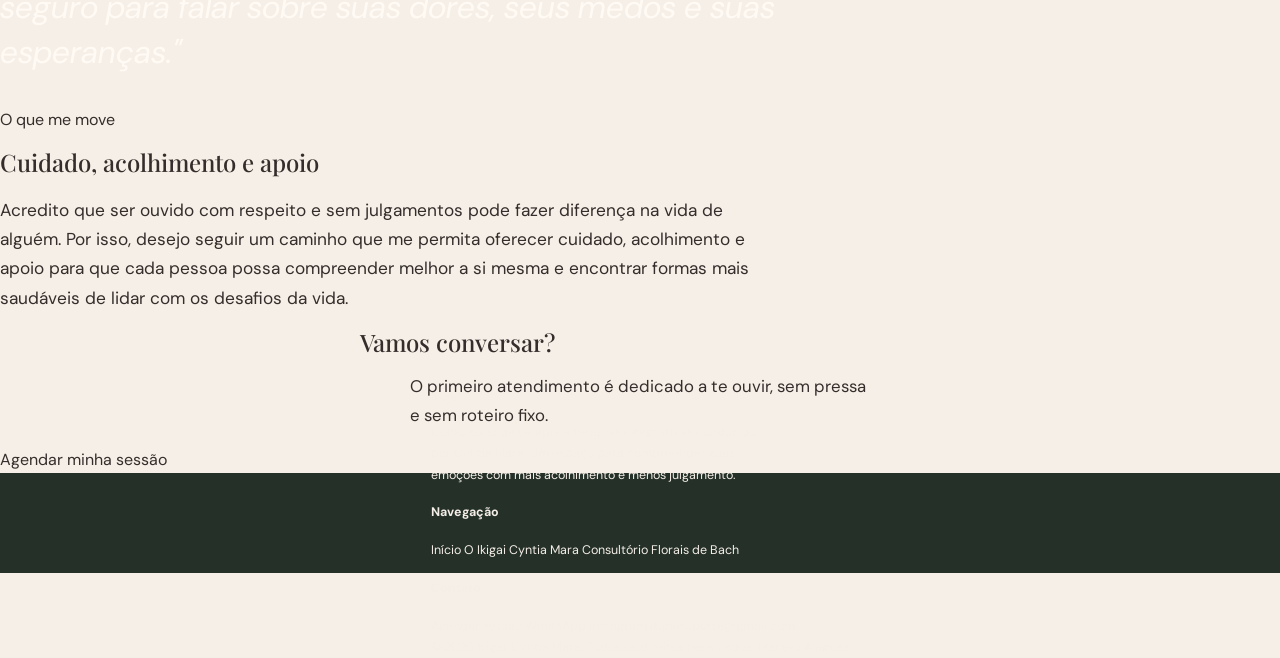
<file: cyntia-mara.html>
<!DOCTYPE html>
<html lang="pt-BR">


<head>
<meta charset="UTF-8">
<meta name="viewport" content="width=device-width, initial-scale=1.0">
<title>Cyntia Mara: Terapeuta Integrativa | Ikigai</title>
<meta name="description" content="Conheça Cyntia Mara: pós-graduada em Arteterapia, com formação em Terapias Holísticas, Florais de Bach, Naturopatia e mestrado em Reiki Usui. Sua trajetória e forma de trabalhar.">
<meta name="keywords" content="Cyntia Mara, terapeuta, arteterapeuta, florais de bach, naturopata, reiki usui, terapias holísticas">
<meta name="robots" content="index, follow">
<link rel="canonical" href="https://ikigaiterapia.com/cyntia-mara.html">

<meta property="og:type" content="profile">
<meta property="og:title" content="Cyntia Mara: Terapeuta Integrativa | Ikigai">
<meta property="og:description" content="Pós-graduada em Arteterapia, com formação em Florais de Bach, Naturopatia e mestrado em Reiki Usui.">
<meta property="og:url" content="https://ikigaiterapia.com/cyntia-mara.html">
<meta property="og:locale" content="pt_BR">

<link rel="preconnect" href="https://fonts.googleapis.com/">
<link rel="preconnect" href="https://fonts.gstatic.com/" crossorigin>
<link rel="stylesheet" href="css/main.css">

<script type="application/ld+json">
{
  "@context": "https://schema.org",
  "@type": "Person",
  "name": "Cyntia Mara",
  "jobTitle": "Terapeuta Integrativa",
  "description": "Pós-graduada em Arteterapia, com formação em Terapias Holísticas, Florais de Bach, Naturopatia e mestrado em Reiki Usui.",
  "url": "https://ikigaiterapia.com/cyntia-mara.html",
  "worksFor": {
    "@type": "MedicalBusiness",
    "name": "Ikigai"
  }
}
</script>
</head>
<body>

<header class="site-header">
  <nav class="nav">
    <a class='logo' href='index.html'>
      <img src="imgs/logo.svg" style="height: 35px; width: 35px;" alt="Símbolo Ikigai">
      Ikigai
    </a>
    <button class="nav-toggle" aria-label="Abrir menu" aria-expanded="false">
      <span></span><span></span><span></span>
    </button>
    <div class="nav-links">
      <a href='index.html'>Início</a>
      <a href='ikigai.html'>O Ikigai</a>
      <a class='active' href='cyntia-mara.html'>Cyntia Mara</a>
      <a href='consultorio.html'>Consultório</a>
      <a href='florais-de-bach.html'>Florais de Bach</a>
      <a class='nav-cta' href='agendar.html'>Agendar sessão</a>
    </div>
  </nav>
</header>

<main>

  <!-- HERO -->
  <section style="padding-top:80px; padding-bottom:70px;">
    <div class="wrap" style="display:grid; grid-template-columns:0.85fr 1.15fr; gap:70px; align-items:center;">
      <div class="reveal" aria-hidden="true">
        <svg viewBox="0 0 400 480" width="100%" style="max-width:400px;">
          <rect x="0" y="0" width="400" height="480" fill="#e0dcc8"/>
          <circle cx="150" cy="160" r="120" fill="#445841" opacity="0.14"/>
          <circle cx="250" cy="200" r="120" fill="#b9862f" opacity="0.18"/>
          <circle cx="180" cy="290" r="120" fill="#6b3a4a" opacity="0.14"/>
          <text x="200" y="250" text-anchor="middle" font-family="Bodoni Moda, serif" font-style="italic" font-size="26" fill="#24261f">Cyntia Mara</text>
          <text x="200" y="280" text-anchor="middle" font-family="Outfit, sans-serif" font-size="13" letter-spacing="1" fill="#4a4d3f">TERAPEUTA INTEGRATIVA</text>
        </svg>
      </div>
      <div class="reveal">
        <p class="eyebrow">Quem sou</p>
        <h1 style="margin-top:16px;">Cyntia Mara</h1>
        <p style="font-size:1.15rem; margin-top:22px; max-width:540px;">Meu nome é Cyntia Mara e estou aqui para desenvolver o trabalho ao qual sempre me interessei: o mundo das Terapias Integrativas e os benefícios que podem trazer.</p>
        <div style="display:flex; gap:16px; margin-top:32px; flex-wrap:wrap;">
          <a class='btn btn-primary' href='agendar.html'>Agendar sessão</a>
          <a class='btn btn-outline' href='consultorio.html'>Como funciona o atendimento</a>
        </div>
      </div>
    </div>
  </section>

  <!-- FORMAÇÃO -->
  <section style="background:var(--paper-deep);">
    <div class="wrap">
      <div class="reveal" style="max-width:600px;">
        <p class="eyebrow">Formação</p>
        <h2 style="margin-top:14px;">Um olhar formado em várias frentes</h2>
      </div>

      <div class="reveal" style="display:grid; grid-template-columns:repeat(2,1fr); gap:1px; background:var(--line); border:1px solid var(--line); margin-top:44px;">
        <div style="background:var(--paper); padding:34px;">
          <p class="eyebrow" style="color:var(--moss);">Pós-graduação</p>
          <h3 style="font-size:1.15rem; margin-top:8px;">Arteterapia</h3>
        </div>
        <div style="background:var(--paper); padding:34px;">
          <p class="eyebrow" style="color:var(--amber);">Formação</p>
          <h3 style="font-size:1.15rem; margin-top:8px;">Terapias Holísticas</h3>
        </div>
        <div style="background:var(--paper); padding:34px;">
          <p class="eyebrow" style="color:var(--plum);">Formação</p>
          <h3 style="font-size:1.15rem; margin-top:8px;">Florais de Bach</h3>
        </div>
        <div style="background:var(--paper); padding:34px;">
          <p class="eyebrow" style="color:var(--moss);">Formação</p>
          <h3 style="font-size:1.15rem; margin-top:8px;">Naturopatia</h3>
        </div>
        <div style="background:var(--paper); padding:34px; grid-column:1 / -1;">
          <p class="eyebrow" style="color:var(--amber);">Mestrado</p>
          <h3 style="font-size:1.15rem; margin-top:8px;">Reiki Usui</h3>
        </div>
      </div>
    </div>
  </section>

  <!-- HISTÓRIA / JORNADA PESSOAL -->
  <section>
    <div class="wrap" style="display:grid; grid-template-columns:1fr 1fr; gap:70px;">
      <div class="reveal">
        <p class="eyebrow">Minha jornada</p>
        <h2 style="margin-top:14px;">Aprender a não consertar o que nunca esteve quebrado</h2>
        <p style="margin-top:20px; font-size:1.05rem;">Por muito tempo, achei que precisava consertar minhas emoções, como se sentir tristeza, medo ou ansiedade significasse que havia algo de errado comigo.</p>
      </div>
      <div class="reveal" style="padding-top:60px;">
        <p style="font-size:1.05rem;">Foi na terapia que comecei a entender que as emoções não são inimigas. Elas existem por um motivo e têm algo a dizer sobre o que estou vivendo.</p>
        <p style="margin-top:18px; font-size:1.05rem;">A terapia me ajudou a olhar para mim com mais compreensão e menos julgamento. Aos poucos, aprendi que não se trata de apagar sentimentos difíceis, mas de entendê-los, acolhê-los e encontrar maneiras mais saudáveis de lidar com eles.</p>
      </div>
    </div>
  </section>

  <!-- CITAÇÃO -->
  <section class="section-tight" style="background:var(--moss-deep);">
    <div class="wrap reveal">
      <p style="font-family:var(--serif); font-size:clamp(1.4rem, 2.6vw, 2rem); font-weight:400; font-style:italic; max-width:780px; line-height:1.4; color:var(--paper);">
        "Quero ajudar as pessoas a encontrarem um lugar seguro para falar sobre suas dores, seus medos e suas esperanças."
      </p>
    </div>
  </section>

  <!-- MISSÃO -->
  <section>
    <div class="wrap" style="max-width:760px;">
      <div class="reveal">
        <p class="eyebrow">O que me move</p>
        <h2 style="margin-top:14px;">Cuidado, acolhimento e apoio</h2>
        <p style="margin-top:20px; font-size:1.08rem;">Acredito que ser ouvido com respeito e sem julgamentos pode fazer diferença na vida de alguém. Por isso, desejo seguir um caminho que me permita oferecer cuidado, acolhimento e apoio para que cada pessoa possa compreender melhor a si mesma e encontrar formas mais saudáveis de lidar com os desafios da vida.</p>
      </div>
    </div>
  </section>

  <!-- CTA -->
  <section style="background:var(--paper-deep);" class="text-center">
    <div class="wrap reveal">
      <h2 style="max-width:560px; margin:0 auto;">Vamos conversar?</h2>
      <p style="margin-top:16px; max-width:460px; margin-left:auto; margin-right:auto; font-size:1.05rem;">O primeiro atendimento é dedicado a te ouvir, sem pressa e sem roteiro fixo.</p>
      <a class='btn btn-primary mt-24' href='agendar.html'>Agendar minha sessão</a>
    </div>
  </section>

</main>

<footer class="site-footer">
  <div class="wrap">
    <div class="footer-grid">
      <div>
        <p class="footer-brand">Ikigai</p>
        <p style="max-width:340px;">Consultório de terapia e terapias integrativas conduzido por Cyntia Mara. Um espaço para compreender suas emoções com mais acolhimento e menos julgamento.</p>
      </div>
      <div class="footer-col">
        <h4>Navegação</h4>
        <a href='index.html'>Início</a>
        <a href='ikigai.html'>O Ikigai</a>
        <a href='cyntia-mara.html'>Cyntia Mara</a>
        <a href='consultorio.html'>Consultório</a>
        <a href='florais-de-bach.html'>Florais de Bach</a>
      </div>
      <div class="footer-col">
        <h4>Contato</h4>
        <a href='agendar.html'>Agendar sessão</a>
        <a href="https://wa.me/5541996222507" target="_blank" rel="noopener">WhatsApp</a>
        <a href="https://www.instagram.com/consultorioikigai/" target="_blank" rel="noopener">Instagram</a>
        <a href="mailto:ikigaisuporte@gmail.com">ikigaisuporte@gmail.com</a>
      </div>
    </div>
    <div class="footer-bottom">
      <span>© 2026 Ikigai, Cyntia Mara. Todos os direitos reservados.</span>
      <span>Maceió, Alagoas</span>
    </div>
  </div>
</footer>

<script src="js/main.js"></script>
</body>

</html>
</file>
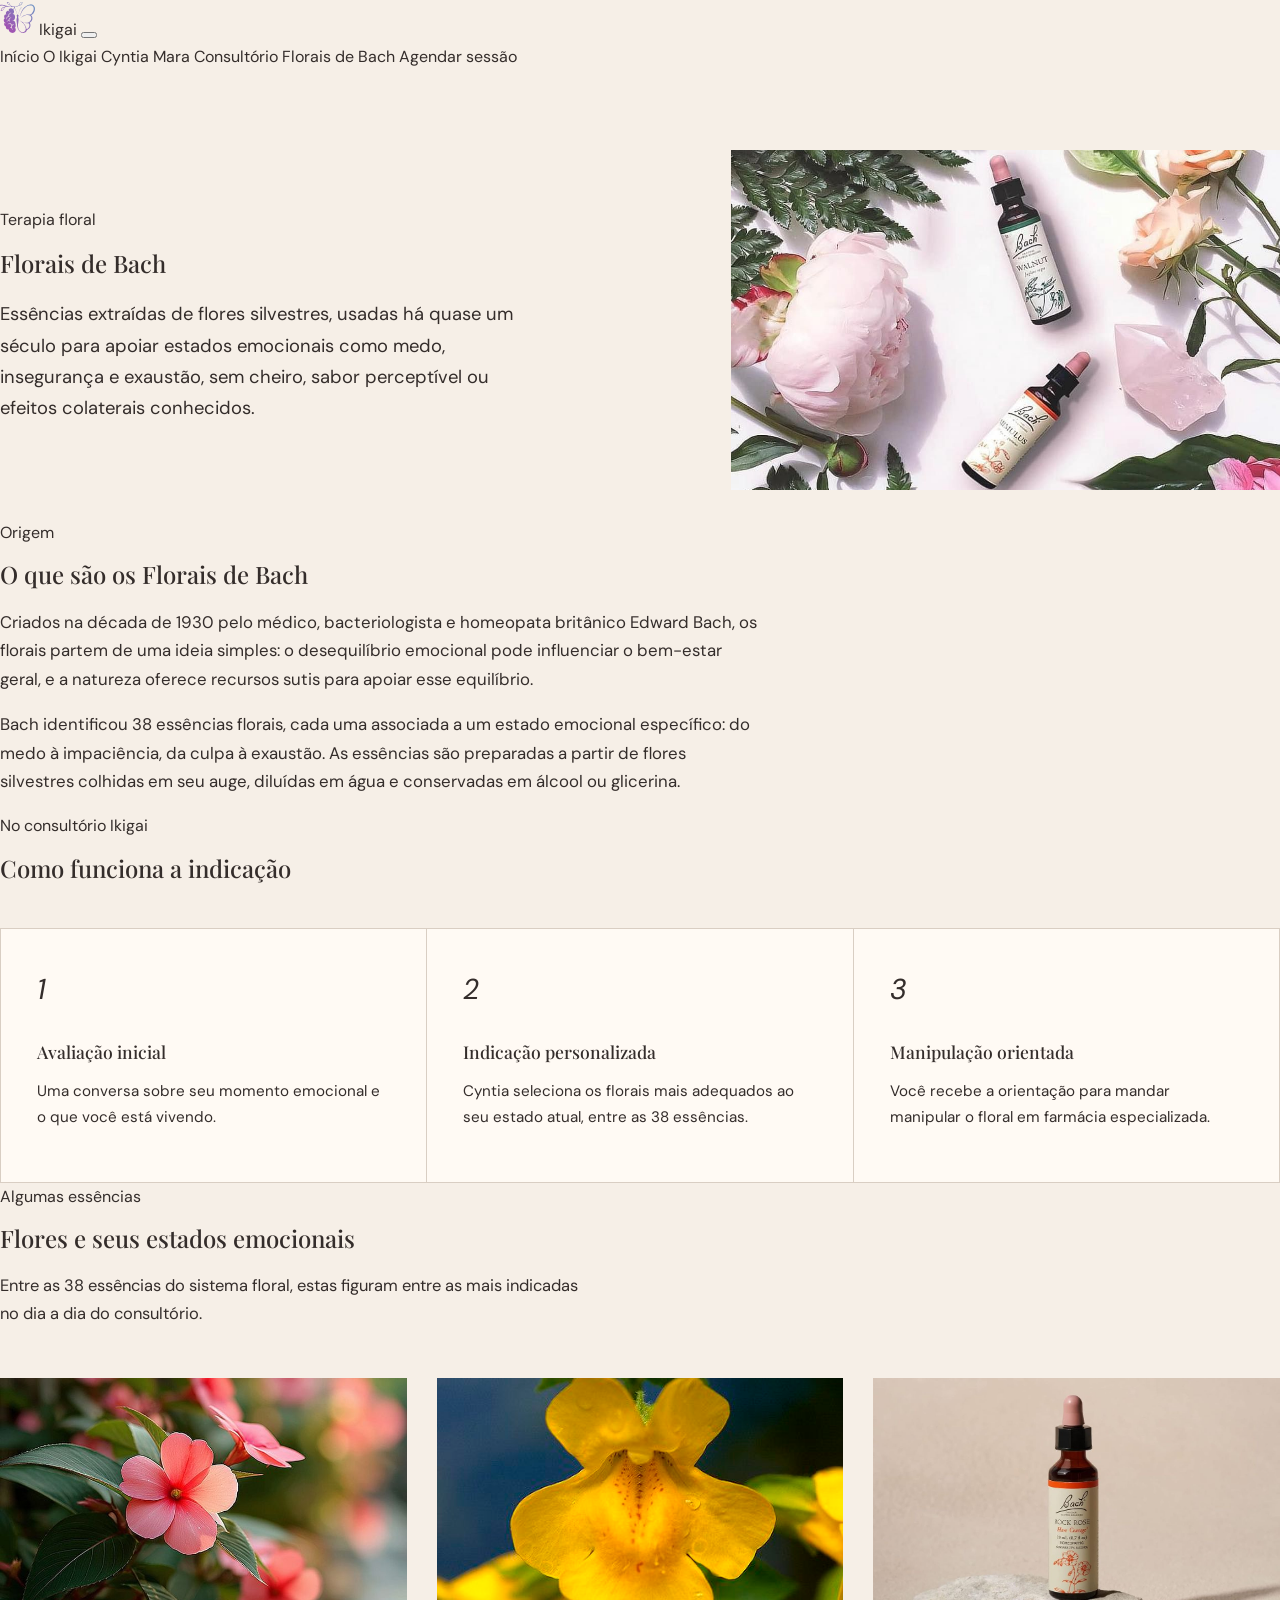
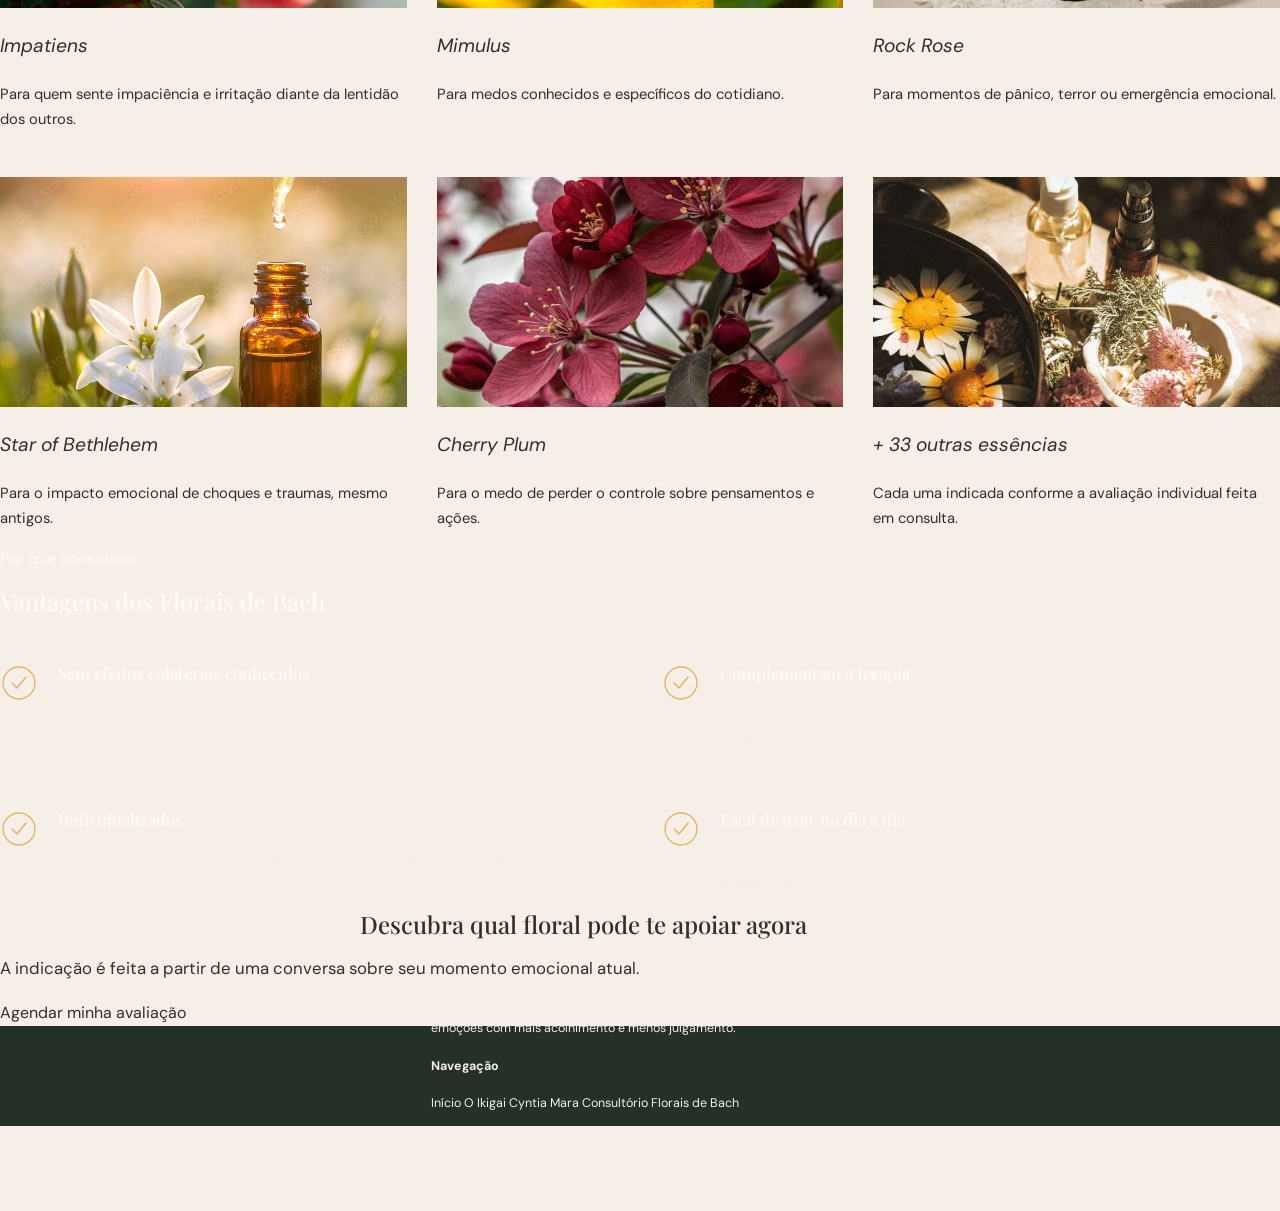
<file: florais-de-bach.html>
<!DOCTYPE html>
<html lang="pt-BR">


<head>
<meta charset="UTF-8">
<meta name="viewport" content="width=device-width, initial-scale=1.0">
<title>Florais de Bach: O que são e suas vantagens | Ikigai</title>
<meta name="description" content="Entenda o que são os Florais de Bach, como funcionam, quais os principais florais e seus benefícios para o equilíbrio emocional. Atendimento com Cyntia Mara no consultório Ikigai.">
<meta name="keywords" content="florais de bach, floral de bach para ansiedade, floral de bach para medo, rescue remedy, terapia floral, essências florais, Edward Bach">
<meta name="robots" content="index, follow">
<link rel="canonical" href="https://ikigaiterapia.com/florais-de-bach.html">

<meta property="og:type" content="article">
<meta property="og:title" content="Florais de Bach: O que são e suas vantagens | Ikigai">
<meta property="og:description" content="Essências florais para apoiar estados emocionais como medo, insegurança e exaustão. Conheça os principais florais de Bach.">
<meta property="og:url" content="https://ikigaiterapia.com/florais-de-bach.html">
<meta property="og:locale" content="pt_BR">

<link rel="preconnect" href="https://fonts.googleapis.com/">
<link rel="preconnect" href="https://fonts.gstatic.com/" crossorigin>
<link rel="stylesheet" href="css/main.css">

<script type="application/ld+json">
{
  "@context": "https://schema.org",
  "@type": "FAQPage",
  "mainEntity": [
    {
      "@type": "Question",
      "name": "O que são os Florais de Bach?",
      "acceptedAnswer": {"@type": "Answer", "text": "Os Florais de Bach são essências extraídas de flores silvestres, desenvolvidas pelo médico britânico Edward Bach na década de 1930, utilizadas para apoiar estados emocionais específicos, como medo, insegurança e exaustão."}
    },
    {
      "@type": "Question",
      "name": "Como é feita a indicação dos florais?",
      "acceptedAnswer": {"@type": "Answer", "text": "A indicação é feita a partir de uma avaliação do estado emocional da pessoa. Depois da consulta, o cliente recebe a orientação de qual floral manipular conforme sua necessidade."}
    },
    {
      "@type": "Question",
      "name": "Os Florais de Bach têm contraindicação?",
      "acceptedAnswer": {"@type": "Answer", "text": "Os florais são considerados seguros e não têm efeitos colaterais conhecidos, mas não substituem acompanhamento médico ou psicológico quando necessário. Devem ser usados como parte de um cuidado integrativo, com orientação profissional."}
    }
  ]
}
</script>
</head>
<body>

<header class="site-header">
  <nav class="nav">
    <a class='logo' href='index.html'>
       <img src="imgs/logo.svg" style="height: 35px; width: 35px;" alt="Símbolo Ikigai">
      Ikigai
    </a>
    <button class="nav-toggle" aria-label="Abrir menu" aria-expanded="false">
      <span></span><span></span><span></span>
    </button>
    <div class="nav-links">
      <a href='index.html'>Início</a>
      <a href='ikigai.html'>O Ikigai</a>
      <a href='cyntia-mara.html'>Cyntia Mara</a>
      <a href='consultorio.html'>Consultório</a>
      <a class='active' href='florais-de-bach.html'>Florais de Bach</a>
      <a class='nav-cta' href='agendar.html'>Agendar sessão</a>
    </div>
  </nav>
</header>

<main>

  <!-- HERO -->
  <section class="page-florals-hero" style="padding-top:80px; padding-bottom:20px;">
    <div class="wrap" style="display:grid; grid-template-columns:1.1fr 0.9fr; gap:60px; align-items:center;">
      <div class="reveal">
        <p class="eyebrow">Terapia floral</p>
        <h1 style="margin-top:18px;">Florais de Bach</h1>
        <p style="font-size:1.15rem; margin-top:22px; max-width:520px;">Essências extraídas de flores silvestres, usadas há quase um século para apoiar estados emocionais como medo, insegurança e exaustão, sem cheiro, sabor perceptível ou efeitos colaterais conhecidos.</p>
      </div>
      <div class="reveal">
        <img src="assets/pinterest/1200x/99/0b/98/990b9835a1c39f5a2b2550295e8e5b23.jpg" alt="Flores e frascos em uma composição botânica para os Florais de Bach" style="width:100%; height:340px; object-fit:cover; background:var(--paper-deep);" loading="lazy">
      </div>
    </div>
  </section>

  <!-- O QUE SÃO -->
  <section>
    <div class="wrap" style="max-width:760px;">
      <div class="reveal">
        <p class="eyebrow">Origem</p>
        <h2 style="margin-top:14px;">O que são os Florais de Bach</h2>
        <p style="margin-top:18px; font-size:1.05rem;">Criados na década de 1930 pelo médico, bacteriologista e homeopata britânico Edward Bach, os florais partem de uma ideia simples: o desequilíbrio emocional pode influenciar o bem-estar geral, e a natureza oferece recursos sutis para apoiar esse equilíbrio.</p>
        <p style="margin-top:16px; font-size:1.05rem;">Bach identificou 38 essências florais, cada uma associada a um estado emocional específico: do medo à impaciência, da culpa à exaustão. As essências são preparadas a partir de flores silvestres colhidas em seu auge, diluídas em água e conservadas em álcool ou glicerina.</p>
      </div>
    </div>
  </section>

  <!-- COMO FUNCIONA NO CONSULTÓRIO -->
  <section style="background:var(--paper-deep);">
    <div class="wrap">
      <div class="reveal" style="max-width:600px;">
        <p class="eyebrow">No consultório Ikigai</p>
        <h2 style="margin-top:14px;">Como funciona a indicação</h2>
      </div>
      <div class="reveal" style="display:grid; grid-template-columns:repeat(3,1fr); gap:1px; background:var(--line); border:1px solid var(--line); margin-top:46px;">
        <div style="background:var(--paper); padding:36px;">
          <p style="font-family:var(--serif); font-style:italic; font-size:1.8rem; color:var(--amber);">1</p>
          <h3 style="font-size:1.1rem; margin-top:8px;">Avaliação inicial</h3>
          <p style="margin-top:10px; font-size:0.95rem;">Uma conversa sobre seu momento emocional e o que você está vivendo.</p>
        </div>
        <div style="background:var(--paper); padding:36px;">
          <p style="font-family:var(--serif); font-style:italic; font-size:1.8rem; color:var(--amber);">2</p>
          <h3 style="font-size:1.1rem; margin-top:8px;">Indicação personalizada</h3>
          <p style="margin-top:10px; font-size:0.95rem;">Cyntia seleciona os florais mais adequados ao seu estado atual, entre as 38 essências.</p>
        </div>
        <div style="background:var(--paper); padding:36px;">
          <p style="font-family:var(--serif); font-style:italic; font-size:1.8rem; color:var(--amber);">3</p>
          <h3 style="font-size:1.1rem; margin-top:8px;">Manipulação orientada</h3>
          <p style="margin-top:10px; font-size:0.95rem;">Você recebe a orientação para mandar manipular o floral em farmácia especializada.</p>
        </div>
      </div>
    </div>
  </section>

  <!-- GALERIA DE FLORAIS -->
  <section>
    <div class="wrap">
      <div class="reveal" style="max-width:600px;">
        <p class="eyebrow">Algumas essências</p>
        <h2 style="margin-top:14px;">Flores e seus estados emocionais</h2>
        <p style="margin-top:16px; font-size:1.03rem;">Entre as 38 essências do sistema floral, estas figuram entre as mais indicadas no dia a dia do consultório.</p>
      </div>

      <div class="reveal page-florals" style="display:grid; grid-template-columns:repeat(3,1fr); gap:30px; margin-top:50px;">

        <figure style="margin:0;">
          <img src="assets/pinterest/736x/2b/06/ae/2b06ae6f79784bd47eac66253531e6ee.jpg" alt="Flores em tom rosa representando a essência Impatiens" style="width:100%; height:230px; object-fit:cover; background:var(--paper-deep);" loading="lazy">
          <figcaption style="margin-top:14px;">
            <p style="font-family:var(--serif); font-style:italic; font-size:1.2rem; color:var(--moss-deep);">Impatiens</p>
            <p style="font-size:0.92rem; margin-top:6px;">Para quem sente impaciência e irritação diante da lentidão dos outros.</p>
          </figcaption>
        </figure>

        <figure style="margin:0;">
          <img src="assets/pinterest/736x/80/dc/1f/80dc1f7bbcdf70cf23c01be38cf50345.jpg" alt="Flores silvestres representando a essência Mimulus" style="width:100%; height:230px; object-fit:cover; background:var(--paper-deep);" loading="lazy">
          <figcaption style="margin-top:14px;">
            <p style="font-family:var(--serif); font-style:italic; font-size:1.2rem; color:var(--moss-deep);">Mimulus</p>
            <p style="font-size:0.92rem; margin-top:6px;">Para medos conhecidos e específicos do cotidiano.</p>
          </figcaption>
        </figure>

        <figure style="margin:0;">
          <img src="assets/pinterest/1200x/8b/aa/b7/8baab7c4195ba0d64aa1aac6be234f18.jpg" alt="Flores em detalhe representando a essência Rock Rose" style="width:100%; height:230px; object-fit:cover; background:var(--paper-deep);" loading="lazy">
          <figcaption style="margin-top:14px;">
            <p style="font-family:var(--serif); font-style:italic; font-size:1.2rem; color:var(--moss-deep);">Rock Rose</p>
            <p style="font-size:0.92rem; margin-top:6px;">Para momentos de pânico, terror ou emergência emocional.</p>
          </figcaption>
        </figure>

        <figure style="margin:0;">
          <img src="assets/pinterest/1200x/42/29/78/4229789bbbef7bb9545ba2e34a85d5f9.jpg" alt="Vegetação em luz natural representando a essência Star of Bethlehem" style="width:100%; height:230px; object-fit:cover; background:var(--paper-deep);" loading="lazy">
          <figcaption style="margin-top:14px;">
            <p style="font-family:var(--serif); font-style:italic; font-size:1.2rem; color:var(--moss-deep);">Star of Bethlehem</p>
            <p style="font-size:0.92rem; margin-top:6px;">Para o impacto emocional de choques e traumas, mesmo antigos.</p>
          </figcaption>
        </figure>

        <figure style="margin:0;">
          <img src="assets/pinterest/1200x/f4/79/0c/f4790c8b85724c94dc3aab9f2a989594.jpg" alt="Flores claras representando a essência Cherry Plum" style="width:100%; height:230px; object-fit:cover; background:var(--paper-deep);" loading="lazy">
          <figcaption style="margin-top:14px;">
            <p style="font-family:var(--serif); font-style:italic; font-size:1.2rem; color:var(--moss-deep);">Cherry Plum</p>
            <p style="font-size:0.92rem; margin-top:6px;">Para o medo de perder o controle sobre pensamentos e ações.</p>
          </figcaption>
        </figure>

        <figure style="margin:0;">
          <img src="assets/pinterest/736x/ab/b3/d6/abb3d6c7d041fd3b63b8389b355bcbd4.jpg" alt="Flores claras representando a essência Cherry Plum" style="width:100%; height:230px; object-fit:cover; background:var(--paper-deep);" loading="lazy">
          <figcaption style="margin-top:14px;">
            <p style="font-family:var(--serif); font-style:italic; font-size:1.2rem; color:var(--moss-deep);">+ 33 outras essências</p>
            <p style="font-size:0.92rem; margin-top:6px;">Cada uma indicada conforme a avaliação individual feita em consulta.</p>
          </figcaption>
        </figure>

      </div>
    </div>
  </section>

  <!-- VANTAGENS -->
  <section style="background:var(--moss-deep); color:var(--paper);">
    <div class="wrap">
      <div class="reveal" style="max-width:600px;">
        <p class="eyebrow" style="color:var(--amber-soft);">Por que considerar</p>
        <h2 style="margin-top:14px; color:var(--paper);">Vantagens dos Florais de Bach</h2>
      </div>

      <div class="reveal" style="display:grid; grid-template-columns:repeat(2,1fr); gap:44px; margin-top:50px;">
        <div style="display:flex; gap:20px;">
          <div style="width:38px; height:38px; flex-shrink:0;" aria-hidden="true"><svg viewBox="0 0 38 38"><circle cx="19" cy="19" r="16" fill="none" stroke="#e0b667" stroke-width="1.3"/><path d="M12 19l5 5 9-11" fill="none" stroke="#e0b667" stroke-width="1.5" stroke-linecap="round" stroke-linejoin="round"/></svg></div>
          <div>
            <h3 style="color:var(--paper); font-size:1.05rem;">Sem efeitos colaterais conhecidos</h3>
            <p style="color:rgba(243,239,228,0.72); margin-top:8px; font-size:0.95rem;">Podem ser usados por crianças, idosos e gestantes, sempre com orientação profissional.</p>
          </div>
        </div>
        <div style="display:flex; gap:20px;">
          <div style="width:38px; height:38px; flex-shrink:0;" aria-hidden="true"><svg viewBox="0 0 38 38"><circle cx="19" cy="19" r="16" fill="none" stroke="#e0b667" stroke-width="1.3"/><path d="M12 19l5 5 9-11" fill="none" stroke="#e0b667" stroke-width="1.5" stroke-linecap="round" stroke-linejoin="round"/></svg></div>
          <div>
            <h3 style="color:var(--paper); font-size:1.05rem;">Complementam a terapia</h3>
            <p style="color:rgba(243,239,228,0.72); margin-top:8px; font-size:0.95rem;">Funcionam como apoio entre as sessões, sem substituir o processo terapêutico.</p>
          </div>
        </div>
        <div style="display:flex; gap:20px;">
          <div style="width:38px; height:38px; flex-shrink:0;" aria-hidden="true"><svg viewBox="0 0 38 38"><circle cx="19" cy="19" r="16" fill="none" stroke="#e0b667" stroke-width="1.3"/><path d="M12 19l5 5 9-11" fill="none" stroke="#e0b667" stroke-width="1.5" stroke-linecap="round" stroke-linejoin="round"/></svg></div>
          <div>
            <h3 style="color:var(--paper); font-size:1.05rem;">Individualizados</h3>
            <p style="color:rgba(243,239,228,0.72); margin-top:8px; font-size:0.95rem;">Cada combinação é pensada para o momento específico da pessoa.</p>
          </div>
        </div>
        <div style="display:flex; gap:20px;">
          <div style="width:38px; height:38px; flex-shrink:0;" aria-hidden="true"><svg viewBox="0 0 38 38"><circle cx="19" cy="19" r="16" fill="none" stroke="#e0b667" stroke-width="1.3"/><path d="M12 19l5 5 9-11" fill="none" stroke="#e0b667" stroke-width="1.5" stroke-linecap="round" stroke-linejoin="round"/></svg></div>
          <div>
            <h3 style="color:var(--paper); font-size:1.05rem;">Fácil de usar no dia a dia</h3>
            <p style="color:rgba(243,239,228,0.72); margin-top:8px; font-size:0.95rem;">Algumas gotas, em geral sob a língua ou diluídas em água, conforme orientação.</p>
          </div>
        </div>
      </div>
    </div>
  </section>

  <!-- CTA -->
  <section class="text-center">
    <div class="wrap reveal">
      <h2 style="max-width:560px; margin:0 auto;">Descubra qual floral pode te apoiar agora</h2>
      <p style="margin-top:16px; font-size:1.05rem;">A indicação é feita a partir de uma conversa sobre seu momento emocional atual.</p>
      <a class='btn btn-primary mt-24' href='agendar.html'>Agendar minha avaliação</a>
    </div>
  </section>

</main>

<footer class="site-footer">
  <div class="wrap">
    <div class="footer-grid">
      <div>
        <p class="footer-brand">Ikigai</p>
        <p style="max-width:340px;">Consultório de terapia e terapias integrativas conduzido por Cyntia Mara. Um espaço para compreender suas emoções com mais acolhimento e menos julgamento.</p>
      </div>
      <div class="footer-col">
        <h4>Navegação</h4>
        <a href='index.html'>Início</a>
        <a href='ikigai.html'>O Ikigai</a>
        <a href='cyntia-mara.html'>Cyntia Mara</a>
        <a href='consultorio.html'>Consultório</a>
        <a href='florais-de-bach.html'>Florais de Bach</a>
      </div>
      <div class="footer-col">
        <h4>Contato</h4>
        <a href='agendar.html'>Agendar sessão</a>
        <a href="https://wa.me/5541996222507" target="_blank" rel="noopener">WhatsApp</a>
        <a href="https://www.instagram.com/consultorioikigai/" target="_blank" rel="noopener">Instagram</a>
        <a href="mailto:ikigaisuporte@gmail.com">ikigaisuporte@gmail.com</a>
      </div>
    </div>
    <div class="footer-bottom">
      <span>© 2026 Ikigai, Cyntia Mara. Todos os direitos reservados.</span>
      <span>Maceió, Alagoas</span>
    </div>
  </div>
</footer>

<script src="js/main.js"></script>
</body>

</html>
</file>
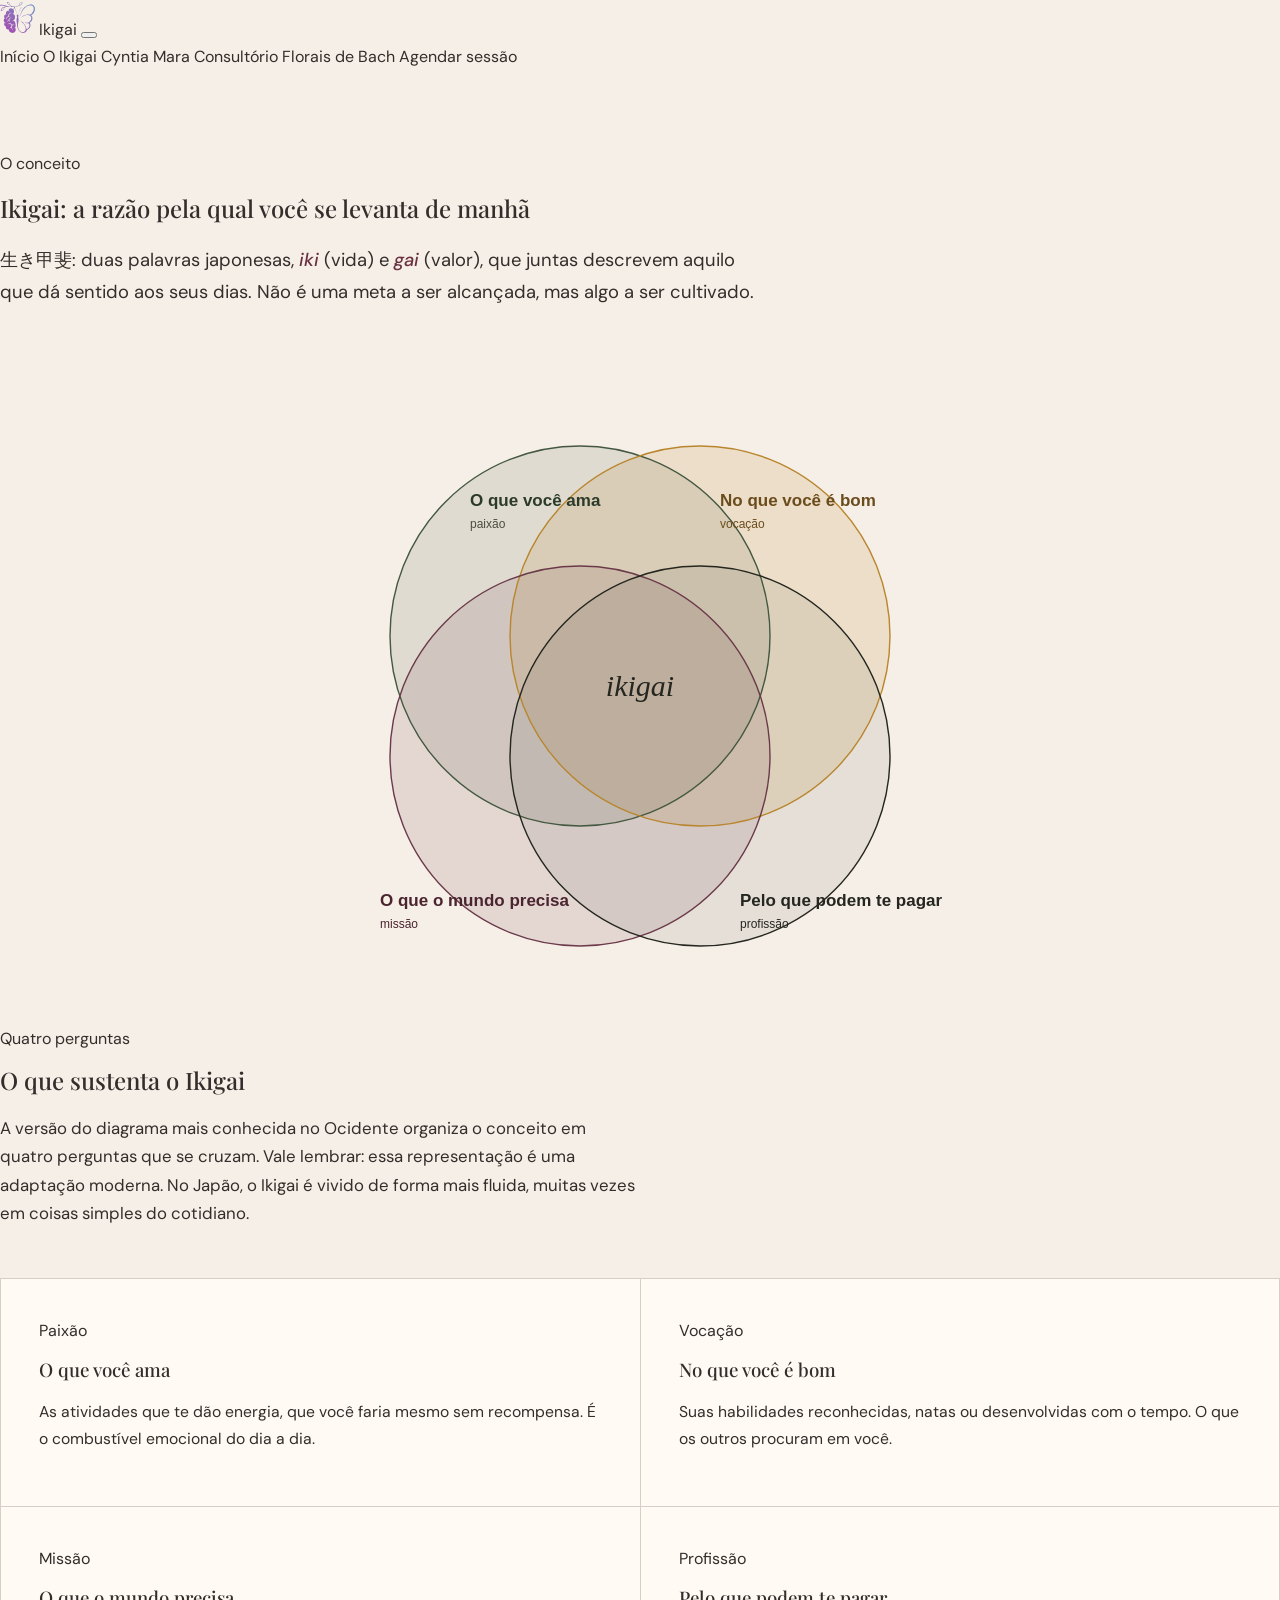
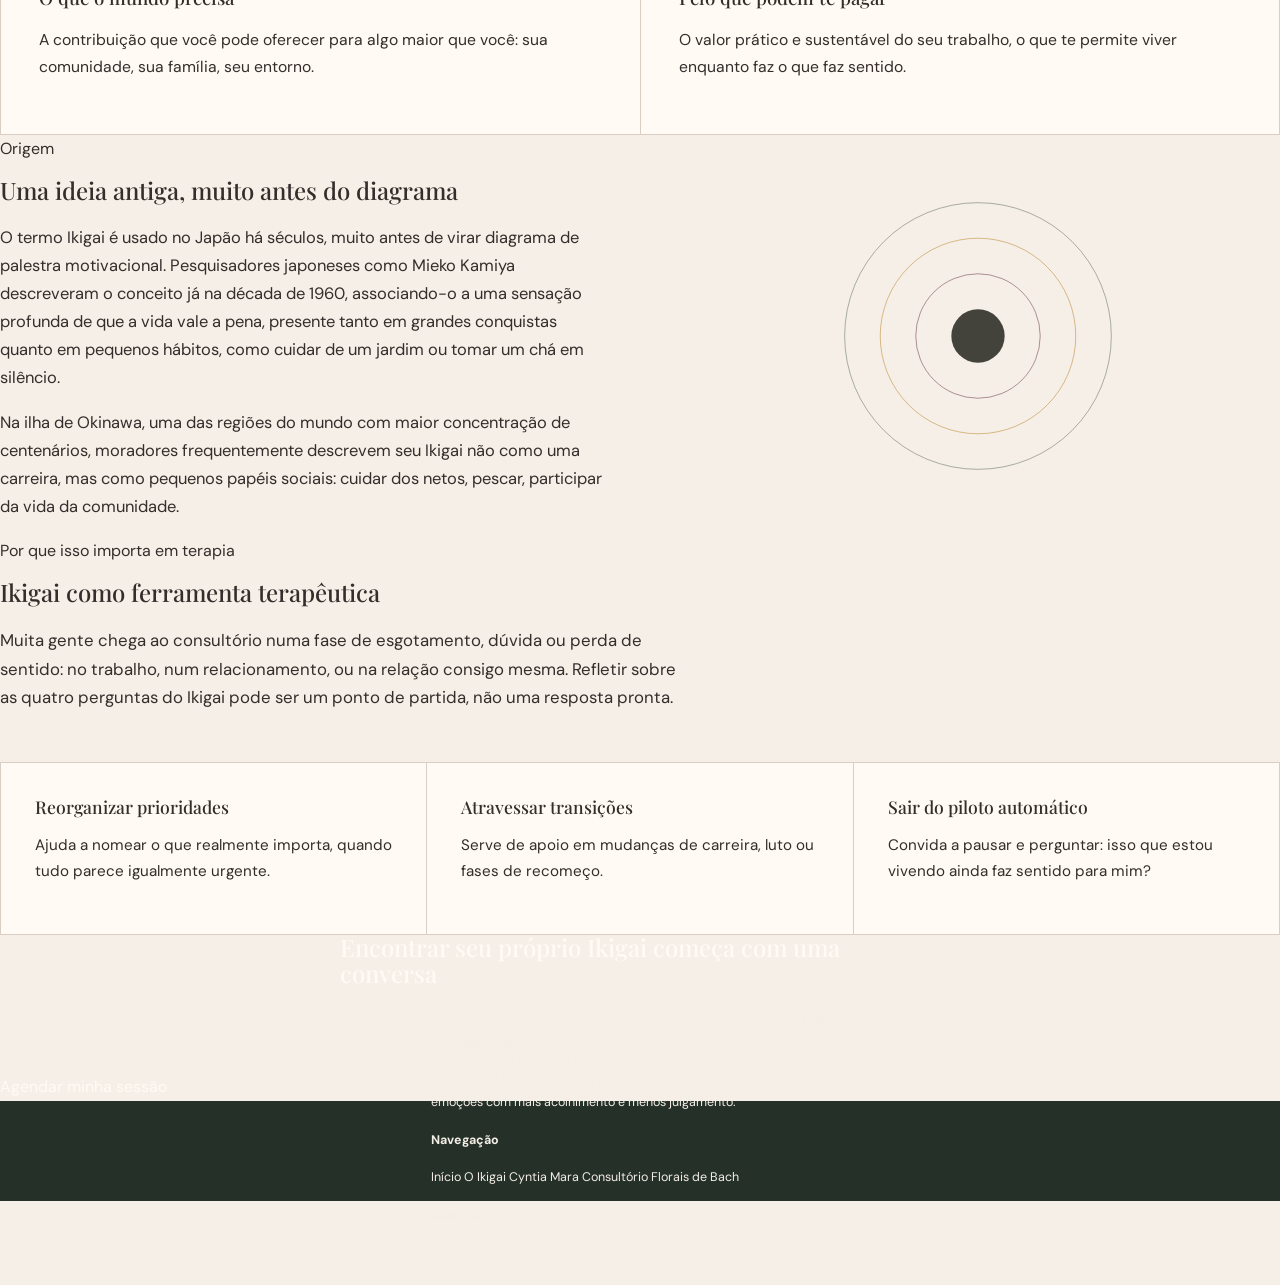
<file: ikigai.html>
<!DOCTYPE html>
<html lang="pt-BR">


<head>
<meta charset="UTF-8">
<meta name="viewport" content="width=device-width, initial-scale=1.0">
<title>O que é Ikigai? O conceito japonês de razão de ser | Ikigai Terapia</title>
<meta name="description" content="Entenda o conceito japonês de Ikigai: a interseção entre o que você ama, no que é bom, o que o mundo precisa e pelo que podem te pagar, e como ele se relaciona com a terapia.">
<meta name="keywords" content="ikigai, significado de ikigai, razão de ser, propósito de vida, ikigai psicologia, conceito japonês">
<meta name="robots" content="index, follow">
<link rel="canonical" href="https://ikigaiterapia.com/ikigai.html">

<meta property="og:type" content="article">
<meta property="og:title" content="O que é Ikigai? | Ikigai Terapia">
<meta property="og:description" content="A interseção entre paixão, vocação, missão e profissão, e por que isso importa para o seu bem-estar emocional.">
<meta property="og:url" content="https://ikigaiterapia.com/ikigai.html">
<meta property="og:locale" content="pt_BR">

<link rel="preconnect" href="https://fonts.googleapis.com/">
<link rel="preconnect" href="https://fonts.gstatic.com/" crossorigin>
<link rel="stylesheet" href="css/main.css">

<script type="application/ld+json">
{
  "@context": "https://schema.org",
  "@type": "FAQPage",
  "mainEntity": [
    {
      "@type": "Question",
      "name": "O que significa a palavra Ikigai?",
      "acceptedAnswer": {"@type": "Answer", "text": "Ikigai é uma palavra japonesa formada por iki (vida) e gai (valor ou razão), traduzida geralmente como 'razão de ser' ou 'aquilo que faz a vida valer a pena viver'."}
    },
    {
      "@type": "Question",
      "name": "Quais são os quatro elementos do diagrama de Ikigai?",
      "acceptedAnswer": {"@type": "Answer", "text": "O diagrama popular do Ikigai cruza quatro perguntas: o que você ama, no que você é bom, o que o mundo precisa e pelo que podem te pagar. O centro das quatro respostas seria o Ikigai."}
    },
    {
      "@type": "Question",
      "name": "Qual a relação entre Ikigai e terapia?",
      "acceptedAnswer": {"@type": "Answer", "text": "Na terapia, o conceito de Ikigai serve como ferramenta reflexiva para ajudar a pessoa a reconectar-se com sentido, valores e motivações, especialmente em momentos de exaustão, perda de propósito ou transições de vida."}
    }
  ]
}
</script>
</head>
<body>

<header class="site-header">
  <nav class="nav">
    <a class='logo' href='index.html'>
     
        <img src="imgs/logo.svg" style="height: 35px; width: 35px;" alt="Símbolo Ikigai">
      Ikigai
    </a>
    <button class="nav-toggle" aria-label="Abrir menu" aria-expanded="false">
      <span></span><span></span><span></span>
    </button>
    <div class="nav-links">
      <a href='index.html'>Início</a>
      <a class='active' href='ikigai.html'>O Ikigai</a>
      <a href='cyntia-mara.html'>Cyntia Mara</a>
      <a href='consultorio.html'>Consultório</a>
      <a href='florais-de-bach.html'>Florais de Bach</a>
      <a class='nav-cta' href='agendar.html'>Agendar sessão</a>
    </div>
  </nav>
</header>

<main>

  <section style="padding-top:80px; padding-bottom:50px;">
    <div class="wrap reveal" style="max-width:760px;">
      <p class="eyebrow">O conceito</p>
      <h1 style="margin-top:18px;">Ikigai: a razão pela qual você se levanta de manhã</h1>
      <p style="font-size:1.15rem; margin-top:24px;">生き甲斐: duas palavras japonesas, <em style="font-style:italic;">iki</em> (vida) e <em style="font-style:italic;">gai</em> (valor), que juntas descrevem aquilo que dá sentido aos seus dias. Não é uma meta a ser alcançada, mas algo a ser cultivado.</p>
    </div>
  </section>

  <!-- DIAGRAMA GRANDE -->
  <section class="section-tight">
    <div class="wrap reveal" style="display:flex; justify-content:center;">
      <div style="width:100%; max-width:640px;">
        <svg viewBox="0 0 640 640" width="100%" role="img" aria-label="Diagrama de Ikigai mostrando a interseção entre o que você ama, no que é bom, o que o mundo precisa e pelo que podem te pagar">
          <circle cx="260" cy="260" r="190" fill="#445841" opacity="0.13"/>
          <circle cx="380" cy="260" r="190" fill="#b9862f" opacity="0.16"/>
          <circle cx="260" cy="380" r="190" fill="#6b3a4a" opacity="0.13"/>
          <circle cx="380" cy="380" r="190" fill="#24261f" opacity="0.08"/>
          <circle cx="260" cy="260" r="190" stroke="#445841" stroke-width="1.4" fill="none"/>
          <circle cx="380" cy="260" r="190" stroke="#b9862f" stroke-width="1.4" fill="none"/>
          <circle cx="260" cy="380" r="190" stroke="#6b3a4a" stroke-width="1.4" fill="none"/>
          <circle cx="380" cy="380" r="190" stroke="#24261f" stroke-width="1.4" fill="none"/>

          <text x="150" y="130" font-family="Outfit, sans-serif" font-size="17" font-weight="600" fill="#2c3a2a">O que você ama</text>
          <text x="150" y="152" font-family="Outfit, sans-serif" font-size="12" fill="#4a4d3f">paixão</text>

          <text x="400" y="130" font-family="Outfit, sans-serif" font-size="17" font-weight="600" fill="#6b4c1c">No que você é bom</text>
          <text x="400" y="152" font-family="Outfit, sans-serif" font-size="12" fill="#6b4c1c">vocação</text>

          <text x="60" y="530" font-family="Outfit, sans-serif" font-size="17" font-weight="600" fill="#4a2530">O que o mundo precisa</text>
          <text x="60" y="552" font-family="Outfit, sans-serif" font-size="12" fill="#4a2530">missão</text>

          <text x="420" y="530" font-family="Outfit, sans-serif" font-size="17" font-weight="600" fill="#24261f">Pelo que podem te pagar</text>
          <text x="420" y="552" font-family="Outfit, sans-serif" font-size="12" fill="#24261f">profissão</text>

          <text x="320" y="320" text-anchor="middle" font-family="Bodoni Moda, serif" font-size="30" font-style="italic" fill="#24261f">ikigai</text>
        </svg>
      </div>
    </div>
  </section>

  <!-- OS QUATRO ELEMENTOS -->
  <section>
    <div class="wrap">
      <div class="reveal" style="max-width:640px;">
        <p class="eyebrow">Quatro perguntas</p>
        <h2 style="margin-top:14px;">O que sustenta o Ikigai</h2>
        <p style="margin-top:16px; font-size:1.05rem;">A versão do diagrama mais conhecida no Ocidente organiza o conceito em quatro perguntas que se cruzam. Vale lembrar: essa representação é uma adaptação moderna. No Japão, o Ikigai é vivido de forma mais fluida, muitas vezes em coisas simples do cotidiano.</p>
      </div>

      <div class="reveal" style="display:grid; grid-template-columns:1fr 1fr; gap:1px; background:var(--line); border:1px solid var(--line); margin-top:50px;">
        <div style="background:var(--paper); padding:38px;">
          <p class="eyebrow" style="color:var(--moss);">Paixão</p>
          <h3 style="margin-top:10px;">O que você ama</h3>
          <p style="margin-top:12px; font-size:0.98rem;">As atividades que te dão energia, que você faria mesmo sem recompensa. É o combustível emocional do dia a dia.</p>
        </div>
        <div style="background:var(--paper); padding:38px;">
          <p class="eyebrow" style="color:var(--amber);">Vocação</p>
          <h3 style="margin-top:10px;">No que você é bom</h3>
          <p style="margin-top:12px; font-size:0.98rem;">Suas habilidades reconhecidas, natas ou desenvolvidas com o tempo. O que os outros procuram em você.</p>
        </div>
        <div style="background:var(--paper); padding:38px;">
          <p class="eyebrow" style="color:var(--plum);">Missão</p>
          <h3 style="margin-top:10px;">O que o mundo precisa</h3>
          <p style="margin-top:12px; font-size:0.98rem;">A contribuição que você pode oferecer para algo maior que você: sua comunidade, sua família, seu entorno.</p>
        </div>
        <div style="background:var(--paper); padding:38px;">
          <p class="eyebrow" style="color:var(--ink);">Profissão</p>
          <h3 style="margin-top:10px;">Pelo que podem te pagar</h3>
          <p style="margin-top:12px; font-size:0.98rem;">O valor prático e sustentável do seu trabalho, o que te permite viver enquanto faz o que faz sentido.</p>
        </div>
      </div>
    </div>
  </section>

  <!-- ORIGEM -->
  <section style="background:var(--paper-deep);">
    <div class="wrap" style="display:grid; grid-template-columns:1fr 1fr; gap:70px; align-items:center;">
      <div class="reveal">
        <p class="eyebrow">Origem</p>
        <h2 style="margin-top:14px;">Uma ideia antiga, muito antes do diagrama</h2>
        <p style="margin-top:18px; font-size:1.03rem;">O termo Ikigai é usado no Japão há séculos, muito antes de virar diagrama de palestra motivacional. Pesquisadores japoneses como Mieko Kamiya descreveram o conceito já na década de 1960, associando-o a uma sensação profunda de que a vida vale a pena, presente tanto em grandes conquistas quanto em pequenos hábitos, como cuidar de um jardim ou tomar um chá em silêncio.</p>
        <p style="margin-top:16px; font-size:1.03rem;">Na ilha de Okinawa, uma das regiões do mundo com maior concentração de centenários, moradores frequentemente descrevem seu Ikigai não como uma carreira, mas como pequenos papéis sociais: cuidar dos netos, pescar, participar da vida da comunidade.</p>
      </div>
      <div class="reveal" aria-hidden="true" style="display:flex; justify-content:center;">
        <svg viewBox="0 0 360 360" width="100%" style="max-width:320px;">
          <circle cx="180" cy="180" r="150" fill="none" stroke="#445841" stroke-width="1" opacity="0.5"/>
          <circle cx="180" cy="180" r="110" fill="none" stroke="#b9862f" stroke-width="1" opacity="0.6"/>
          <circle cx="180" cy="180" r="70" fill="none" stroke="#6b3a4a" stroke-width="1" opacity="0.6"/>
          <circle cx="180" cy="180" r="30" fill="#24261f" opacity="0.85"/>
        </svg>
      </div>
    </div>
  </section>

  <!-- IKIGAI E TERAPIA -->
  <section>
    <div class="wrap">
      <div class="reveal" style="max-width:680px;">
        <p class="eyebrow">Por que isso importa em terapia</p>
        <h2 style="margin-top:14px;">Ikigai como ferramenta terapêutica</h2>
        <p style="margin-top:18px; font-size:1.05rem;">Muita gente chega ao consultório numa fase de esgotamento, dúvida ou perda de sentido: no trabalho, num relacionamento, ou na relação consigo mesma. Refletir sobre as quatro perguntas do Ikigai pode ser um ponto de partida, não uma resposta pronta.</p>
      </div>

      <div class="reveal" style="margin-top:50px; display:grid; grid-template-columns:repeat(3,1fr); gap:1px; background:var(--line); border:1px solid var(--line);">
        <div style="background:var(--paper); padding:34px;">
          <h3 style="font-size:1.1rem;">Reorganizar prioridades</h3>
          <p style="margin-top:10px; font-size:0.95rem;">Ajuda a nomear o que realmente importa, quando tudo parece igualmente urgente.</p>
        </div>
        <div style="background:var(--paper); padding:34px;">
          <h3 style="font-size:1.1rem;">Atravessar transições</h3>
          <p style="margin-top:10px; font-size:0.95rem;">Serve de apoio em mudanças de carreira, luto ou fases de recomeço.</p>
        </div>
        <div style="background:var(--paper); padding:34px;">
          <h3 style="font-size:1.1rem;">Sair do piloto automático</h3>
          <p style="margin-top:10px; font-size:0.95rem;">Convida a pausar e perguntar: isso que estou vivendo ainda faz sentido para mim?</p>
        </div>
      </div>
    </div>
  </section>

  <!-- CTA -->
  <section style="background:var(--moss-deep); color:var(--paper);" class="text-center">
    <div class="wrap reveal">
      <h2 style="color:var(--paper); max-width:600px; margin:0 auto;">Encontrar seu próprio Ikigai começa com uma conversa</h2>
      <p style="color:rgba(243,239,228,0.75); margin-top:16px; max-width:480px; margin-left:auto; margin-right:auto;">Cyntia Mara pode te acompanhar nesse processo, com escuta e ferramentas integrativas.</p>
      <a class='btn btn-amber mt-24' href='agendar.html'>Agendar minha sessão</a>
    </div>
  </section>

</main>

<footer class="site-footer">
  <div class="wrap">
    <div class="footer-grid">
      <div>
        <p class="footer-brand">Ikigai</p>
        <p style="max-width:340px;">Consultório de terapia e terapias integrativas conduzido por Cyntia Mara. Um espaço para compreender suas emoções com mais acolhimento e menos julgamento.</p>
      </div>
      <div class="footer-col">
        <h4>Navegação</h4>
        <a href='index.html'>Início</a>
        <a href='ikigai.html'>O Ikigai</a>
        <a href='cyntia-mara.html'>Cyntia Mara</a>
        <a href='consultorio.html'>Consultório</a>
        <a href='florais-de-bach.html'>Florais de Bach</a>
      </div>
      <div class="footer-col">
        <h4>Contato</h4>
        <a href='agendar.html'>Agendar sessão</a>
        <a href="https://wa.me/5541996222507" target="_blank" rel="noopener">WhatsApp</a>
        <a href="https://www.instagram.com/consultorioikigai/" target="_blank" rel="noopener">Instagram</a>
        <a href="mailto:ikigaisuporte@gmail.com">ikigaisuporte@gmail.com</a>
      </div>
    </div>
    <div class="footer-bottom">
      <span>© 2026 Ikigai, Cyntia Mara. Todos os direitos reservados.</span>
      <span>Maceió, Alagoas</span>
    </div>
  </div>
</footer>

<script src="js/main.js"></script>
</body>

</html>
</file>
<file: css/main.css>
@import url('https://fonts.googleapis.com/css2?family=DM+Sans:wght@300;400;500;600&family=Playfair+Display:ital,wght@0,500;1,500&display=swap');
:root{--cream:#f6efe7;--paper:#fffaf4;--wine:#6b3041;--rose:#d7a6ad;--sage:#7f907b;--ink:#342d2b;--line:#d9cec3;--deep:#243329;--gold:#b79b67}*{box-sizing:border-box}html{scroll-behavior:smooth}body{margin:0;background:var(--cream);color:var(--ink);font-family:'DM Sans',sans-serif;line-height:1.7}h1,h2,h3,p{margin-top:0}h1,h2,h3{font-family:'Playfair Display',serif;font-weight:500;line-height:1.08}em{font-weight:500;color:var(--wine)}a{color:inherit;text-decoration:none}.topbar{height:82px;position:fixed;inset:0 0 auto;z-index:50;display:flex;align-items:center;padding:0 5vw;transition:.35s;color:#fff}.topbar.scrolled{height:68px;background:rgba(246,239,231,.96);box-shadow:0 1px 0 rgba(52,45,43,.08);color:var(--ink)}.brand{display:flex;align-items:center;gap:10px;margin-right:auto}.brand img{width:38px;height:38px}.brand span{font-family:'Playfair Display';font-size:1.25rem;line-height:1}.brand small{display:block;font:500 .56rem 'DM Sans';letter-spacing:.14em;text-transform:uppercase;margin-top:5px}.topbar nav{display:flex;align-items:center;gap:28px;font-size:.84rem}.topbar nav a{opacity:.88}.pill{border:1px solid currentColor;border-radius:999px;padding:8px 17px}.menu{display:none;background:none;border:0}.hero{min-height:100svh;position:relative;display:grid;align-items:end;overflow:hidden;color:#fff}.hero video{position:absolute;inset:0;width:100%;height:100%;object-fit:cover}.veil{position:absolute;inset:0;background:linear-gradient(90deg,rgba(21,31,24,.74),rgba(21,31,24,.28) 56%,rgba(21,31,24,.08)),linear-gradient(0deg,rgba(21,31,24,.4),transparent 50%)}.hero-copy{position:relative;z-index:2;width:min(760px,90vw);margin:0 0 10vh 8vw}.kicker{font-size:.67rem;letter-spacing:.25em;font-weight:600}.kicker.wine{color:var(--wine)}.kicker.sage{color:var(--sage)}.hero h1{font-size:clamp(3.1rem,6.7vw,6.6rem);margin:20px 0 24px}.hero h1 em{color:#f3cbd0}.hero p{max-width:590px;font-size:1.05rem;color:rgba(255,255,255,.84)}.cta{display:inline-flex;gap:18px;align-items:center;margin-top:20px;border-radius:999px;padding:13px 22px;font-size:.86rem;font-weight:600}.cta.light{background:rgba(255,250,244,.93);color:var(--wine)}.cta.dark{background:var(--wine);color:#fff}.falling-petal{position:absolute;width:22px;height:12px;border-radius:100% 0 100% 0;background:#e5b8bd;opacity:.6;animation:fall 10s linear infinite}.p1{left:78%;top:-20px}.p2{left:88%;top:-20px;animation-delay:4s}@keyframes fall{to{transform:translate(-100px,110vh) rotate(540deg)}}
.rose-section{padding:120px 6vw 110px;background:radial-gradient(circle at 76% 44%,#f2dfe0 0,transparent 31%),var(--cream)}.section-intro{max-width:650px;margin:0 auto 55px;text-align:center}.section-intro h2,.section h2,.garden h2,.closing h2{font-size:clamp(2.6rem,5vw,5rem);margin:15px 0 22px}.section-intro p{max-width:590px;margin:auto}.rose-layout{max-width:1180px;margin:auto;display:grid;grid-template-columns:.85fr 1.15fr;align-items:center;gap:30px}.paper-panel{position:relative;background:linear-gradient(135deg,rgba(255,250,244,.96),rgba(250,242,232,.91));border:1px solid #dfd2c6;padding:48px;border-radius:2px 80px 2px 2px;box-shadow:0 25px 70px rgba(78,52,47,.08);min-height:340px}.paper-panel:before{content:'';position:absolute;inset:10px;border:1px solid rgba(183,155,103,.22);border-radius:2px 70px 2px 2px;pointer-events:none}.paper-panel>span{font-size:.65rem;letter-spacing:.2em;color:var(--wine);text-transform:uppercase}.paper-panel h3{font-size:2.25rem;margin:18px 0}.paper-panel a{display:inline-block;margin-top:18px;color:var(--wine);font-weight:600}.rose-stage{min-height:650px;display:grid;place-items:center;position:relative}.rose{--turn:0deg;width:540px;height:540px;position:relative;transform:rotate(var(--turn));transition:transform 1s cubic-bezier(.2,.8,.2,1)}.layer{position:absolute;left:50%;top:50%;translate:-50% -50%;border-radius:50%;background:conic-gradient(from 15deg,#9f5065,#e6b3bb,#7e354e,#d893a1,#8b3e57);box-shadow:inset 0 0 50px rgba(255,255,255,.35),0 22px 50px rgba(83,35,51,.13)}.l1{width:300px;height:300px;clip-path:polygon(50% 0,72% 22%,100% 50%,72% 78%,50% 100%,28% 78%,0 50%,28% 22%)}.l2{width:240px;height:240px;transform:rotate(25deg);opacity:.92}.l3{width:175px;height:175px;transform:rotate(52deg);opacity:.9}.l4{width:115px;height:115px;background:radial-gradient(circle,#f4d0c7,#b26072 55%,#6b3041)}.petal{position:absolute;left:50%;top:50%;width:190px;height:245px;margin:-122px -95px;border:1px solid rgba(107,48,65,.14);border-radius:70% 70% 55% 55%;background:linear-gradient(155deg,#fff8f4,#e9b8c0 55%,#a85c71);box-shadow:inset 0 0 36px rgba(255,255,255,.58),0 16px 30px rgba(80,35,49,.1);transform-origin:50% 122px;cursor:pointer;color:var(--wine);transition:.7s cubic-bezier(.2,.8,.2,1);z-index:2}.petal span{position:absolute;inset:0;display:grid;place-content:center;text-align:center;font-family:'Playfair Display';font-size:1.22rem;transition:.7s}.petal small{font:500 .58rem 'DM Sans';display:block;letter-spacing:.12em;text-transform:uppercase;margin-top:5px;opacity:.65}.a{transform:rotate(0deg) translateY(-120px)}.b{transform:rotate(72deg) translateY(-120px)}.c{transform:rotate(144deg) translateY(-120px)}.d{transform:rotate(216deg) translateY(-120px)}.e{transform:rotate(288deg) translateY(-120px)}.a span{transform:rotate(calc(0deg - var(--turn)))}.b span{transform:rotate(calc(-72deg - var(--turn)))}.c span{transform:rotate(calc(-144deg - var(--turn)))}.d span{transform:rotate(calc(-216deg - var(--turn)))}.e span{transform:rotate(calc(-288deg - var(--turn)))}.rose:not(.open) .petal{transform:rotate(var(--r,0deg)) translateY(-45px);opacity:.72}.rose:not(.open) .a{--r:0deg}.rose:not(.open) .b{--r:72deg}.rose:not(.open) .c{--r:144deg}.rose:not(.open) .d{--r:216deg}.rose:not(.open) .e{--r:288deg}.heart{position:absolute;z-index:5;left:50%;top:50%;translate:-50% -50%;width:145px;height:145px;border:1px solid rgba(255,255,255,.6);border-radius:50%;background:radial-gradient(circle at 35% 25%,#f7ddd4,#b76678 58%,#6b3041);color:#fff;box-shadow:0 15px 40px rgba(74,30,44,.22);cursor:pointer}.heart strong{display:block;font:500 1.8rem 'Playfair Display'}.heart small{font-size:.58rem;letter-spacing:.08em}.rose-tip{position:absolute;bottom:25px;font-size:.6rem;letter-spacing:.22em;text-transform:uppercase;color:#8a6c70}
.section{min-height:760px;padding:110px 8vw;display:grid;grid-template-columns:1fr 1fr;gap:8vw;align-items:center;position:relative;overflow:hidden}.copy{max-width:610px}.copy p{font-size:1.03rem}.photo-wrap{height:650px;border-radius:260px 260px 30px 30px;overflow:hidden;box-shadow:0 30px 70px rgba(66,51,44,.14);position:relative}.photo-wrap:after{content:'';position:absolute;inset:0;border:1px solid rgba(255,255,255,.5);border-radius:inherit}.photo-wrap img{width:100%;height:100%;object-fit:cover;object-position:center 24%}.cyntia{background:#fffaf4}.cyntia blockquote{margin:34px 0;padding-left:22px;border-left:2px solid var(--rose);font:italic 1.2rem 'Playfair Display';color:var(--wine)}.text-link{font-weight:600;color:var(--wine)}.branch{position:absolute;font-size:14rem;color:#e9c6c8;opacity:.28;right:-30px;bottom:-60px;transform:rotate(-18deg)}.therapy{grid-template-columns:1fr;background:linear-gradient(135deg,#edf0e8,#f6efe7)}.narrow{max-width:900px;margin:auto;text-align:center}.quiet-grid{display:grid;grid-template-columns:repeat(3,1fr);gap:1px;background:#cfd5c9;margin-top:55px;text-align:left}.quiet-grid div{background:#f5f4ed;padding:34px}.quiet-grid b{color:var(--sage);font-size:.7rem}.quiet-grid strong,.quiet-grid small{display:block}.quiet-grid strong{font:500 1.3rem 'Playfair Display';margin:16px 0 8px}.quiet-grid small{font-size:.82rem;color:#666}.florals{background:#f8f0e7}.botanical-art{height:600px;position:relative;display:grid;place-items:center;background:radial-gradient(circle,#fffaf4 0 22%,#efe2d6 64%,#e7d4c7);border-radius:50% 50% 12px 12px;overflow:hidden}.botanical-art .stem{position:absolute;width:4px;height:430px;background:#819078;transform:rotate(8deg);bottom:-50px}.botanical-art .f{position:absolute;font-size:8rem;color:#b15f73;filter:drop-shadow(0 15px 20px rgba(93,47,57,.15))}.f1{top:18%;left:22%}.f2{top:35%;right:18%;color:#d29ca4!important}.f3{bottom:14%;left:34%;color:#94718e!important}.f4{top:10%;right:32%;font-size:5rem!important;color:#c89c6e!important}.note{font-size:.78rem!important;padding-top:20px;border-top:1px solid var(--line);color:#766}
.garden{min-height:900px;position:relative;padding:120px 6vw;overflow:hidden;background:linear-gradient(#fffaf4,#f3e7dd 55%,#e4ddd0)}.garden-copy{position:relative;z-index:4;text-align:center;max-width:700px;margin:auto}.flower-field,.final-garden{position:absolute;inset:0;pointer-events:none}.bloom{position:absolute;left:var(--x);top:var(--y);font-size:var(--s);color:var(--c);transform:rotate(var(--r));filter:drop-shadow(0 8px 8px rgba(71,52,48,.1));animation:sway 5s ease-in-out var(--d) infinite}@keyframes sway{50%{transform:translateY(-8px) rotate(calc(var(--r) + 6deg))}}.emotion-row{position:relative;z-index:5;display:grid;grid-template-columns:repeat(5,1fr);gap:12px;max-width:1100px;margin:390px auto 0}.emotion-row button{border:1px solid rgba(107,48,65,.15);background:rgba(255,250,244,.9);padding:28px 12px;border-radius:50% 50% 14px 14px;color:var(--wine);font-size:2rem;cursor:pointer;transition:.3s}.emotion-row button:hover,.emotion-row button.active{transform:translateY(-8px);background:#fff}.emotion-row strong{display:block;font:500 .9rem 'DM Sans';margin-top:10px;color:var(--ink)}.emotion-message{position:relative;z-index:5;max-width:680px;margin:25px auto 0;text-align:center;min-height:80px;padding:20px;background:rgba(255,250,244,.82);border-top:1px solid rgba(107,48,65,.12);font-family:'Playfair Display';font-style:italic;color:var(--wine)}.consult{background:#f3eee4}.consult-visual{height:590px;background:linear-gradient(140deg,#d7d8c9,#f4e6d7);position:relative;overflow:hidden;border-radius:3px 100px 3px 3px;box-shadow:0 30px 60px rgba(54,55,44,.1)}.window{position:absolute;left:12%;top:10%;width:55%;height:72%;border:14px solid #f5efe5;background:linear-gradient(#b7c5af,#e7d9b8);box-shadow:inset 0 0 80px rgba(255,255,255,.5)}.sun{position:absolute;width:170px;height:170px;border-radius:50%;background:#fff1c9;filter:blur(4px);right:8%;top:8%}.vase{position:absolute;right:16%;bottom:10%;font-size:9rem;color:#a96679}.closing{min-height:820px;position:relative;display:grid;place-items:center;text-align:center;padding:100px 20px;overflow:hidden;background:linear-gradient(#e4ddd0,#d8d4c7);color:var(--ink)}.closing-copy{position:relative;z-index:4;max-width:760px}.closing-copy img{width:70px;margin-bottom:25px}.closing p{max-width:590px;margin:0 auto}.closing .cta{margin-top:28px}.closing .bloom{opacity:.85}footer{height:100px;background:#253128;color:#f4eee7;display:flex;align-items:center;justify-content:center;gap:15px;font-size:.78rem}footer img{width:32px}footer small{opacity:.55}.reveal{opacity:0;transform:translateY(24px);transition:.8s ease}.reveal.in{opacity:1;transform:none}
@media(max-width:900px){.topbar nav{display:none;position:absolute;top:68px;left:0;right:0;background:var(--paper);color:var(--ink);padding:25px;flex-direction:column}.topbar nav.open{display:flex}.menu{display:grid;gap:4px}.menu i{width:24px;height:1px;background:currentColor}.rose-layout,.section{grid-template-columns:1fr}.rose-layout{gap:0}.paper-panel{order:2}.rose-stage{order:1}.section{min-height:auto}.photo-wrap,.botanical-art,.consult-visual{height:520px}.emotion-row{grid-template-columns:repeat(2,1fr);margin-top:330px}.quiet-grid{grid-template-columns:1fr}.rose{transform:scale(.8) rotate(var(--turn))}.rose-stage{min-height:540px}}
@media(max-width:560px){.topbar{padding:0 18px}.brand small{display:none}.hero-copy{margin:0 20px 8vh}.hero h1{font-size:3.4rem}.rose-section{padding:90px 18px}.paper-panel{padding:34px 26px;border-radius:2px 45px 2px 2px}.rose-stage{min-height:430px}.rose{transform:scale(.57) rotate(var(--turn))}.section{padding:85px 20px;gap:45px}.section h2,.garden h2,.closing h2{font-size:2.8rem}.photo-wrap{height:480px;border-radius:190px 190px 24px 24px}.botanical-art,.consult-visual{height:420px}.garden{padding:90px 15px}.emotion-row{margin-top:300px;gap:8px}.emotion-row button{padding:20px 8px}.bloom{opacity:.65}.closing{min-height:720px}.closing .bloom:nth-child(3n){display:none}}
@media(prefers-reduced-motion:reduce){*{scroll-behavior:auto!important;animation:none!important;transition:none!important}.reveal{opacity:1;transform:none}}
/* V8 — Jardim contínuo */
body.onepage{overflow-x:hidden;background:#f7e9e4}.hero:after{content:"";position:absolute;z-index:2;left:-4%;right:-4%;bottom:-2px;height:110px;background:#f6dedb;clip-path:ellipse(60% 52% at 50% 100%)}.hero-branch{position:absolute;z-index:3;right:-3vw;bottom:2vh;font-size:16rem;color:#e8a9b1;opacity:.65;transform:rotate(-18deg);filter:drop-shadow(0 15px 20px rgba(50,20,30,.18))}.rose-section{position:relative;padding:105px 6vw 120px;background:radial-gradient(circle at 15% 22%,rgba(255,255,255,.78),transparent 28%),radial-gradient(circle at 85% 65%,rgba(226,157,170,.32),transparent 30%),linear-gradient(180deg,#f6dedb 0%,#f8e8e1 52%,#efd7d3 100%);overflow:hidden}.rose-section:after{content:"";position:absolute;left:-5%;right:-5%;bottom:-75px;height:150px;background:#dcaeb0;clip-path:ellipse(55% 45% at 50% 0)}.section-intro{position:relative;z-index:4;margin-bottom:20px}.section-intro h2{font-size:clamp(2.7rem,4.8vw,4.7rem);margin-bottom:12px}.section-intro p{font-size:.95rem}.rose-layout{position:relative;z-index:5;max-width:1220px;grid-template-columns:1.1fr .9fr;gap:50px;min-height:620px}.rose-stage{min-height:600px;order:1}.story-panel{order:2;align-self:center;display:grid;grid-template-columns:190px 1fr;min-height:410px;background:rgba(255,248,242,.76);border:1px solid rgba(107,48,65,.13);box-shadow:0 30px 80px rgba(87,44,53,.10);overflow:hidden;border-radius:4px 80px 4px 4px;backdrop-filter:blur(2px)}.panel-photo{min-height:100%;background:linear-gradient(160deg,#e2b5b8,#f3ded6);background-size:cover;background-position:center}.panel-copy{padding:48px 42px;align-self:center}.panel-copy>span{font-size:.64rem;letter-spacing:.23em;color:var(--wine);font-weight:600}.panel-copy h3{font-size:2.35rem;margin:18px 0}.panel-copy p{font-size:.98rem}.panel-extra{padding-top:18px;border-top:1px solid rgba(107,48,65,.13);font-size:.8rem;color:#725f5c}.panel-action{display:inline-flex;margin-top:20px;border:1px solid var(--wine);border-radius:999px;padding:9px 16px;color:var(--wine);font-weight:600;font-size:.8rem}.petal-rain{position:absolute;inset:0;z-index:6;pointer-events:none;overflow:hidden}.scroll-petal{position:absolute;top:-35px;width:18px;height:28px;border-radius:80% 10% 80% 10%;background:linear-gradient(145deg,#f4c6ca,#b85f75);opacity:.78;filter:drop-shadow(0 5px 4px rgba(83,35,51,.12));animation:scrollPetal var(--dur) cubic-bezier(.25,.55,.45,.9) forwards}@keyframes scrollPetal{to{transform:translate(var(--drift),105vh) rotate(var(--spin));opacity:.15}}
.garden{min-height:1100px;padding:180px 6vw 120px;color:#fff;background:linear-gradient(180deg,#60464b 0%,#7c5c5e 28%,#99736d 55%,#d4aaa0 100%)}.garden:before{content:"";position:absolute;inset:0;background:radial-gradient(circle at 50% 12%,rgba(255,211,178,.35),transparent 26%),linear-gradient(90deg,rgba(38,45,32,.36),transparent 30%,transparent 70%,rgba(38,45,32,.25));pointer-events:none}.garden-scene{position:absolute;inset:0;background-image:linear-gradient(180deg,rgba(67,42,45,.18),rgba(94,58,58,.22)),url('../assets/pinterest/1200x/b8/87/cb/b887cb27ea8bdbec378f90950fde94ef.jpg');background-size:cover;background-position:center;opacity:.34;mix-blend-mode:soft-light}.garden-copy{color:#fff}.garden-copy .kicker{color:#f8d9d8}.garden-copy em{color:#ffd2d5}.morph-wrap{position:relative;z-index:5;display:grid;grid-template-columns:1fr 1fr;align-items:center;gap:70px;max-width:900px;margin:100px auto 0}.morph-flower{--petal:#e9aeb8;position:relative;width:340px;height:340px;margin:auto;transition:.7s}.mf{position:absolute;left:50%;top:50%;width:120px;height:180px;margin:-90px -60px;border-radius:70% 70% 52% 52%;background:radial-gradient(circle at 45% 20%,#fff1ee,var(--petal) 55%,#a45b6e);transform-origin:50% 90px;box-shadow:inset 0 0 25px rgba(255,255,255,.4),0 15px 30px rgba(43,26,29,.15);transition:.8s}.p-a{transform:rotate(0deg) translateY(-78px)}.p-b{transform:rotate(72deg) translateY(-78px)}.p-c{transform:rotate(144deg) translateY(-78px)}.p-d{transform:rotate(216deg) translateY(-78px)}.p-e{transform:rotate(288deg) translateY(-78px)}.morph-flower i{position:absolute;left:50%;top:50%;translate:-50% -50%;width:92px;height:92px;border-radius:50%;background:radial-gradient(circle at 35% 30%,#f9d9d4,#8e465c);box-shadow:0 10px 30px rgba(45,20,28,.2)}.morph-flower.stage-1{--petal:#d7a1bc;transform:rotate(18deg) scale(.94)}.morph-flower.stage-1 .mf{border-radius:90% 20% 80% 35%;width:105px}.morph-flower.stage-2{--petal:#f0b7c1;transform:scale(.82)}.morph-flower.stage-2 .mf{height:155px;width:95px;border-radius:90% 20% 90% 20%}.morph-flower.stage-3{--petal:#e7d5df;transform:rotate(-12deg) scale(.88)}.morph-flower.stage-3 .mf{width:135px;height:150px;border-radius:55% 55% 75% 75%}.morph-label small{letter-spacing:.24em;font-size:.64rem;color:#f8d9d8}.morph-label strong{display:block;font:500 clamp(2.5rem,5vw,4.8rem) 'Playfair Display';margin:12px 0}.morph-label p{max-width:400px}.emotion-garden{position:relative;padding:110px 6vw 130px;background:linear-gradient(#f4ddd8,#f8ece5);text-align:center}.emotion-copy h2{font-size:clamp(2.7rem,5vw,4.8rem)}.emotion-row{margin:55px auto 0}.emotion-message{background:rgba(255,250,244,.66)}.closing{background:linear-gradient(180deg,#efd8d2,#cda29c 50%,#87706a);color:#352a29}.closing:before{content:"";position:absolute;inset:0;background:radial-gradient(circle at 50% 25%,rgba(255,248,230,.75),transparent 35%)}
@media(max-width:900px){.hero{width:100%;min-height:100svh}.hero video{width:100vw}.hero-copy{width:auto}.hero-branch{font-size:10rem}.rose-layout{grid-template-columns:1fr;gap:0;min-height:0}.rose-stage{order:1;min-height:500px}.story-panel{order:2;grid-template-columns:140px 1fr;max-width:680px;margin:-25px auto 0;min-height:300px}.panel-copy{padding:34px 28px}.panel-copy h3{font-size:1.9rem}.morph-wrap{grid-template-columns:1fr;text-align:center}.morph-label p{margin-inline:auto}}
@media(max-width:560px){.topbar{width:100vw}.hero{min-height:100svh}.hero-copy{margin:0 24px 9vh;width:calc(100vw - 48px)}.hero h1{font-size:clamp(3rem,14vw,4.1rem)}.hero p{font-size:.98rem}.hero:after{height:65px}.hero-branch{font-size:7rem;right:-25px}.rose-section{padding:80px 14px 100px}.section-intro{margin-bottom:0}.section-intro h2{font-size:2.65rem}.section-intro p{font-size:.86rem}.rose-stage{min-height:390px}.rose{transform:scale(.56) rotate(var(--turn))}.story-panel{grid-template-columns:1fr;margin:-18px 8px 0;border-radius:4px 44px 4px 4px}.panel-photo{min-height:190px;background-position:center 22%}.panel-copy{padding:27px 24px 30px}.panel-copy h3{font-size:1.8rem}.garden{padding:150px 18px 100px;min-height:1050px}.morph-wrap{margin-top:70px}.morph-flower{transform:scale(.75);margin-block:-25px}.morph-flower.stage-1,.morph-flower.stage-2,.morph-flower.stage-3{transform:scale(.72)}.emotion-garden{padding:90px 15px}.emotion-row{grid-template-columns:repeat(2,1fr);margin-top:40px}.closing{min-height:760px}.scroll-petal{width:13px;height:21px}}
/* V8.1 — painéis integrados + Jardim Vivo */
.story-panel{position:relative;display:block;min-height:430px;isolation:isolate;background:#4d353a;border-color:rgba(255,255,255,.2);color:#fff}
.story-panel:before{content:"";position:absolute;inset:0;z-index:-1;background-image:linear-gradient(90deg,rgba(44,29,33,.15) 0%,rgba(44,29,33,.42) 38%,rgba(44,29,33,.93) 72%,rgba(44,29,33,.98) 100%),var(--panel-image);background-size:cover;background-position:center;transition:background-image .35s ease,background-position .35s ease}
.story-panel:after{content:"";position:absolute;inset:0;z-index:-1;background:linear-gradient(180deg,transparent 55%,rgba(30,22,24,.28))}
.panel-photo{display:none}.panel-copy{width:62%;margin-left:auto;padding:58px 48px;min-height:430px;display:flex;flex-direction:column;justify-content:center;text-shadow:0 1px 12px rgba(24,14,17,.18)}
.panel-copy>span{color:#f5cfd3}.panel-copy h3{color:#fff}.panel-copy p{color:rgba(255,255,255,.9)}.panel-extra{color:rgba(255,255,255,.78);border-top-color:rgba(255,255,255,.22)}.panel-actions{display:flex;flex-wrap:wrap;gap:10px}.panel-action{color:#fff;border-color:rgba(255,255,255,.72);background:rgba(255,255,255,.08)}.panel-action.secondary{background:#fff;color:var(--wine);border-color:#fff}
.garden{min-height:1320px;background:linear-gradient(180deg,#5c4449 0%,#76575a 22%,#8f6b64 48%,#b88c7e 70%,#d5afa0 100%)}
.garden-scene{opacity:.52;mix-blend-mode:soft-light;filter:saturate(.9)}
.garden-depth{position:absolute;left:-5%;right:-5%;bottom:0;pointer-events:none;transform-origin:bottom center}.garden-back{height:72%;opacity:.38;background:radial-gradient(ellipse at 8% 100%,#263d2d 0 18%,transparent 19%),radial-gradient(ellipse at 92% 100%,#2d4532 0 20%,transparent 21%),radial-gradient(ellipse at 22% 92%,#466047 0 13%,transparent 14%),radial-gradient(ellipse at 78% 92%,#49634a 0 15%,transparent 16%)}
.garden-mid{height:58%;opacity:.75;background:radial-gradient(ellipse at 4% 100%,#29412e 0 24%,transparent 25%),radial-gradient(ellipse at 17% 100%,#38533b 0 19%,transparent 20%),radial-gradient(ellipse at 84% 100%,#345038 0 21%,transparent 22%),radial-gradient(ellipse at 98% 100%,#243c2a 0 25%,transparent 26%);filter:drop-shadow(0 -12px 22px rgba(28,41,30,.2))}
.garden-front{height:38%;z-index:3;background:radial-gradient(ellipse at 0% 110%,#1f3928 0 33%,transparent 34%),radial-gradient(ellipse at 12% 112%,#2b4932 0 27%,transparent 28%),radial-gradient(ellipse at 88% 112%,#29462f 0 28%,transparent 29%),radial-gradient(ellipse at 100% 110%,#1e3726 0 34%,transparent 35%);filter:blur(.2px) drop-shadow(0 -8px 18px rgba(21,34,24,.28))}
.flower-field{z-index:4}.garden .bloom{opacity:.92;text-shadow:0 2px 8px rgba(45,24,30,.18)}.garden .bloom:nth-child(3n){font-size:calc(var(--s) * 1.3);filter:drop-shadow(0 10px 10px rgba(71,52,48,.18))}.garden .bloom:nth-child(5n){opacity:.7;filter:blur(.3px)}
.morph-wrap{z-index:6;background:rgba(65,42,46,.18);border:1px solid rgba(255,255,255,.12);padding:42px;border-radius:80px 8px 80px 8px;box-shadow:0 30px 80px rgba(38,25,29,.14)}
.garden-copy{z-index:6}.garden-copy p{color:rgba(255,255,255,.88)}
@media(max-width:900px){.story-panel{min-height:390px}.panel-copy{width:68%;min-height:390px;padding:40px 30px}.story-panel:before{background-image:linear-gradient(90deg,rgba(44,29,33,.12),rgba(44,29,33,.55) 38%,rgba(44,29,33,.96) 72%),var(--panel-image)}.garden{min-height:1250px}.morph-wrap{padding:30px 20px}}
@media(max-width:560px){.story-panel{min-height:500px;margin-top:-8px}.story-panel:before{background-image:linear-gradient(180deg,rgba(44,29,33,.05) 0%,rgba(44,29,33,.18) 30%,rgba(44,29,33,.94) 57%,rgba(44,29,33,.99) 100%),var(--panel-image);background-position:center top}.panel-copy{width:100%;min-height:500px;margin:0;padding:235px 24px 28px;justify-content:flex-end}.panel-copy h3{font-size:1.75rem;margin:10px 0}.panel-copy p{font-size:.9rem}.panel-extra{padding-top:12px}.panel-actions{gap:8px}.panel-action{font-size:.72rem;padding:8px 12px}.garden{min-height:1200px;padding-top:130px}.garden-front{height:31%}.garden-mid{height:48%}.garden-back{height:62%}.morph-wrap{border-radius:46px 6px 46px 6px}}

/* V8.2 — jardim botânico real + painel Sobre mim */
.story-panel[data-active="sobre"]:before{background-position:32% 28%}
.garden{min-height:1450px;overflow:hidden;background:linear-gradient(180deg,#60484b 0%,#74575a 18%,#947069 44%,#b88e7e 68%,#e0b9a8 100%)}
.garden-scene{opacity:.22;background-image:linear-gradient(180deg,rgba(54,38,40,.12),rgba(74,51,48,.3)),url('../assets/pinterest/736x/ab/b3/d6/abb3d6c7d041fd3b63b8389b355bcbd4.jpg');background-size:cover;background-position:center;filter:saturate(.8) blur(.3px)}
.garden-depth{background-repeat:no-repeat!important;filter:none!important;opacity:1!important}
.garden-back{z-index:1;height:100%;background-image:url('../assets/pinterest/736x/39/92/9a/39929a67a380961ddb3fc61fb1d9784b.jpg'),url('../assets/pinterest/736x/2b/06/ae/2b06ae6f79784bd47eac66253531e6ee.jpg')!important;background-size:28% auto,30% auto!important;background-position:-5% 20%,106% 30%!important;mix-blend-mode:soft-light;opacity:.48!important}
.garden-mid{z-index:2;height:100%;background-image:url('../assets/pinterest/1200x/f4/79/0c/f4790c8b85724c94dc3aab9f2a989594.jpg'),url('../assets/pinterest/1200x/b8/87/cb/b887cb27ea8bdbec378f90950fde94ef.jpg')!important;background-size:31% auto,27% auto!important;background-position:-8% 58%,108% 63%!important;opacity:.62!important;mix-blend-mode:screen}
.garden-front{z-index:3;height:100%;background-image:url('../assets/pinterest/736x/80/dc/1f/80dc1f7bbcdf70cf23c01be38cf50345.jpg'),url('../assets/pinterest/736x/2b/06/ae/2b06ae6f79784bd47eac66253531e6ee.jpg')!important;background-size:25% auto,31% auto!important;background-position:-4% 100%,106% 100%!important;opacity:.88!important;filter:drop-shadow(0 -10px 30px rgba(25,35,24,.22))!important}
.garden:after{content:"";position:absolute;z-index:4;left:0;right:0;bottom:-2px;height:28%;pointer-events:none;background:linear-gradient(180deg,transparent,rgba(35,58,39,.12)),radial-gradient(ellipse at 8% 110%,#24422e 0 24%,transparent 25%),radial-gradient(ellipse at 28% 115%,#35543a 0 19%,transparent 20%),radial-gradient(ellipse at 72% 115%,#34533a 0 20%,transparent 21%),radial-gradient(ellipse at 94% 110%,#203d2a 0 26%,transparent 27%)}
.flower-field{display:none}.garden-copy,.morph-wrap{z-index:8}.garden-copy{max-width:720px;margin-inline:auto;padding:36px 38px;border-radius:60px 8px;background:rgba(64,45,47,.24);backdrop-filter:blur(3px);text-shadow:0 2px 18px rgba(35,22,24,.35)}
.morph-wrap{background:rgba(255,242,235,.1);border:1px solid rgba(255,255,255,.18);border-radius:90px 10px;padding:45px 55px;backdrop-filter:blur(2px)}
.closing .final-garden{display:none}.closing{background:linear-gradient(180deg,#efd8d2,#cda29c 55%,#87706a)}
.closing:after{content:"";position:absolute;inset:auto 0 0;height:48%;background-image:url('../assets/pinterest/736x/2b/06/ae/2b06ae6f79784bd47eac66253531e6ee.jpg'),url('../assets/pinterest/736x/39/92/9a/39929a67a380961ddb3fc61fb1d9784b.jpg');background-repeat:no-repeat;background-size:28% auto,24% auto;background-position:left bottom,right bottom;opacity:.36;mix-blend-mode:multiply;pointer-events:none}
.closing-copy{position:relative;z-index:3}
@media(max-width:560px){.story-panel[data-active="sobre"]:before{background-position:center 18%}.garden{min-height:1350px}.garden-back{background-size:58% auto,62% auto!important;background-position:-35% 15%,135% 26%!important}.garden-mid{background-size:58% auto,55% auto!important;background-position:-30% 61%,130% 66%!important}.garden-front{background-size:54% auto,62% auto!important;background-position:-25% 100%,135% 100%!important}.garden-copy{padding:26px 20px;border-radius:38px 6px}.morph-wrap{padding:28px 15px;border-radius:50px 6px}.closing:after{background-size:55% auto,52% auto}}

/* V8.3 — correção definitiva do Sobre mim + mobile-first */
.story-panel[data-active="sobre"]{--panel-image:url('../imgs/cyntia-mara.jpg')!important}
.story-panel[data-active="sobre"]:before{background-image:linear-gradient(90deg,rgba(35,25,28,.04) 0%,rgba(35,25,28,.16) 36%,rgba(44,29,33,.88) 67%,rgba(44,29,33,.98) 100%),url('../imgs/cyntia-mara.jpg')!important;background-position:28% 30%!important}
@media(max-width:560px){
 html,body{max-width:100%;overflow-x:hidden}
 .topbar{height:64px;padding:0 14px}.topbar.scrolled{height:60px}.brand img{width:31px;height:31px}.brand span{font-size:1.05rem}.menu i{width:21px}
 .hero-copy{margin:0 20px 7vh;width:calc(100vw - 40px)}.hero h1{font-size:clamp(2.55rem,12.5vw,3.35rem);margin:14px 0 17px}.hero p{font-size:.88rem;line-height:1.55;max-width:92%}.cta{font-size:.76rem;padding:10px 16px;margin-top:13px}.hero-branch{font-size:5.8rem}
 .rose-section{padding:64px 10px 78px}.section-intro{padding:0 10px}.section-intro h2{font-size:2.18rem;margin:10px 0}.section-intro p{font-size:.79rem;line-height:1.55;max-width:310px}
 .rose-layout{width:100%;max-width:100%;overflow:visible}.rose-stage{min-height:330px;width:100%;overflow:visible;display:grid;place-items:center}.rose{width:540px;height:540px;transform:scale(.48) rotate(var(--turn));transform-origin:center center}.petal span{font-size:1.08rem}.petal small{font-size:.52rem}.heart strong{font-size:1.65rem}
 .story-panel{width:calc(100vw - 28px);max-width:430px;min-height:455px;margin:-6px auto 0;border-radius:4px 34px 4px 4px}.story-panel:before{background-position:center top}.panel-copy{min-height:455px;padding:210px 20px 24px}.panel-copy h3{font-size:1.52rem;line-height:1.1}.panel-copy p{font-size:.82rem;line-height:1.55}.panel-extra{font-size:.72rem}.panel-action{font-size:.68rem;padding:7px 10px}
 .story-panel[data-active="sobre"]:before{background-image:linear-gradient(180deg,rgba(32,23,25,.01) 0%,rgba(32,23,25,.06) 35%,rgba(44,29,33,.82) 56%,rgba(44,29,33,.99) 78%),url('../imgs/cyntia-mara.jpg')!important;background-size:cover!important;background-position:center 18%!important}.story-panel[data-active="sobre"] .panel-copy{padding-top:225px}
 .garden{padding-left:12px;padding-right:12px}.garden-copy h2,.closing h2{font-size:2.3rem}.garden-copy p{font-size:.82rem}.morph-label strong{font-size:2rem}.morph-label p{font-size:.82rem}
 .emotion-copy h2{font-size:2.25rem}.emotion-row button{font-size:1.55rem}.emotion-row strong{font-size:.72rem}.emotion-message{font-size:.88rem}
 footer{font-size:.72rem}
}
@media(max-width:380px){.rose{transform:scale(.43) rotate(var(--turn))}.rose-stage{min-height:305px}.section-intro h2{font-size:2rem}.story-panel{width:calc(100vw - 20px)}}

/* V8.4 — fechamento em jardim contínuo */
.closing{
  min-height:820px;
  isolation:isolate;
  overflow:hidden;
  background:
    radial-gradient(circle at 50% 22%,rgba(255,248,232,.92),transparent 30%),
    linear-gradient(180deg,#f2ddd7 0%,#d9afa7 52%,#9b756f 78%,#435441 100%);
}
.closing:before{
  z-index:0;
  background:
    radial-gradient(circle at 20% 28%,rgba(255,231,219,.55),transparent 18%),
    radial-gradient(circle at 82% 34%,rgba(255,220,211,.42),transparent 20%);
}
.closing:after{display:none!important}
.closing .final-garden{display:block!important;position:absolute;inset:0;z-index:1;overflow:hidden;pointer-events:none}
.final-garden:before,.final-garden:after{
  content:"";position:absolute;bottom:-5%;width:58%;height:72%;background-repeat:no-repeat;background-size:contain;background-position:bottom center;opacity:.72;
  -webkit-mask-image:linear-gradient(to top,#000 0 70%,transparent 100%);mask-image:linear-gradient(to top,#000 0 70%,transparent 100%);
  filter:saturate(.82) drop-shadow(0 -10px 25px rgba(35,55,38,.16));
}
.final-garden:before{left:-10%;background-image:url('../assets/pinterest/736x/2b/06/ae/2b06ae6f79784bd47eac66253531e6ee.jpg');transform:rotate(2deg)}
.final-garden:after{right:-10%;background-image:url('../assets/pinterest/736x/39/92/9a/39929a67a380961ddb3fc61fb1d9784b.jpg');transform:scaleX(-1) rotate(2deg)}
.closing-copy{position:relative;z-index:4;max-width:760px;margin:auto;padding:150px 28px 250px;text-align:center;text-shadow:0 2px 18px rgba(255,245,238,.28)}
.closing-copy:before{content:"";position:absolute;z-index:-1;inset:95px -40px 175px;border-radius:50%;background:radial-gradient(ellipse,rgba(246,226,217,.72),rgba(246,226,217,.34) 48%,transparent 72%);filter:blur(8px)}
.closing-copy img{width:62px;height:62px;margin-bottom:14px}.closing-copy p{max-width:590px;margin:0 auto}.closing .cta{box-shadow:0 12px 30px rgba(75,38,48,.18)}
/* base vegetal contínua, sem recortes retangulares */
.closing .final-garden{background:
  radial-gradient(ellipse at 3% 105%,#203b29 0 22%,transparent 23%),
  radial-gradient(ellipse at 18% 110%,#35543a 0 19%,transparent 20%),
  radial-gradient(ellipse at 36% 114%,#496649 0 16%,transparent 17%),
  radial-gradient(ellipse at 64% 114%,#456344 0 17%,transparent 18%),
  radial-gradient(ellipse at 82% 110%,#315038 0 20%,transparent 21%),
  radial-gradient(ellipse at 98% 105%,#1f3a28 0 23%,transparent 24%);
}
@media(max-width:560px){
 .closing{min-height:760px}
 .closing-copy{padding:115px 20px 245px}
 .closing-copy:before{inset:70px -20px 175px}
 .closing-copy h2{font-size:2.15rem;line-height:1.05}
 .closing-copy p{font-size:.8rem;max-width:92%}
 .final-garden:before,.final-garden:after{width:92%;height:58%;bottom:-2%;opacity:.68;background-size:contain}
 .final-garden:before{left:-46%}.final-garden:after{right:-46%}
 .closing .final-garden{background:
   radial-gradient(ellipse at -5% 108%,#203b29 0 31%,transparent 32%),
   radial-gradient(ellipse at 22% 113%,#36553b 0 22%,transparent 23%),
   radial-gradient(ellipse at 50% 118%,#496649 0 18%,transparent 19%),
   radial-gradient(ellipse at 78% 113%,#35543a 0 22%,transparent 23%),
   radial-gradient(ellipse at 105% 108%,#203b29 0 31%,transparent 32%)}
}

/* V8.5 — mobile: Rosa em coluna, painel sempre abaixo */
@media (max-width: 700px) {
  html, body { max-width:100%; overflow-x:hidden !important; }
  .rose-section { padding:64px 12px 82px !important; overflow:hidden !important; }
  .section-intro { margin:0 auto 10px !important; padding:0 8px !important; }
  .section-intro h2 { font-size:clamp(2rem,9.5vw,2.65rem) !important; line-height:1.02 !important; }
  .section-intro p { max-width:330px !important; font-size:.82rem !important; }
  .rose-layout { display:flex !important; flex-direction:column !important; width:100% !important; max-width:100% !important; min-height:0 !important; gap:12px !important; margin:0 auto !important; overflow:visible !important; }
  .rose-stage { order:1 !important; width:100% !important; min-height:340px !important; height:340px !important; display:flex !important; align-items:center !important; justify-content:center !important; overflow:visible !important; }
  .rose { flex:0 0 540px !important; width:540px !important; height:540px !important; transform:scale(.49) rotate(var(--turn)) !important; transform-origin:center center !important; }
  .story-panel { order:2 !important; position:relative !important; display:block !important; width:calc(100% - 8px) !important; max-width:440px !important; min-width:0 !important; min-height:470px !important; margin:0 auto !important; border-radius:5px 38px 5px 5px !important; overflow:hidden !important; }
  .story-panel:before { background-image:linear-gradient(180deg,rgba(44,29,33,.03) 0%,rgba(44,29,33,.16) 34%,rgba(44,29,33,.90) 59%,rgba(44,29,33,.99) 100%),var(--panel-image) !important; background-position:center top !important; background-size:cover !important; }
  .panel-copy { width:100% !important; max-width:none !important; min-height:470px !important; margin:0 !important; padding:225px 24px 28px !important; display:flex !important; justify-content:flex-end !important; box-sizing:border-box !important; }
  .panel-copy h3 { font-size:1.65rem !important; line-height:1.08 !important; margin:10px 0 !important; }
  .panel-copy p { font-size:.88rem !important; line-height:1.55 !important; }
  .panel-extra { font-size:.75rem !important; }
  .panel-actions { gap:8px !important; }
  .panel-action { font-size:.72rem !important; padding:8px 12px !important; }
  .story-panel[data-active="sobre"]:before { background-image:linear-gradient(180deg,rgba(32,23,25,.01) 0%,rgba(32,23,25,.06) 35%,rgba(44,29,33,.82) 58%,rgba(44,29,33,.99) 80%),url('../imgs/cyntia-mara.jpg') !important; background-position:center 18% !important; }
}
@media (max-width: 390px) {
  .rose-stage { min-height:315px !important; height:315px !important; }
  .rose { transform:scale(.44) rotate(var(--turn)) !important; }
  .story-panel { width:100% !important; }
  .panel-copy { padding-left:20px !important; padding-right:20px !important; }
}
</file>
